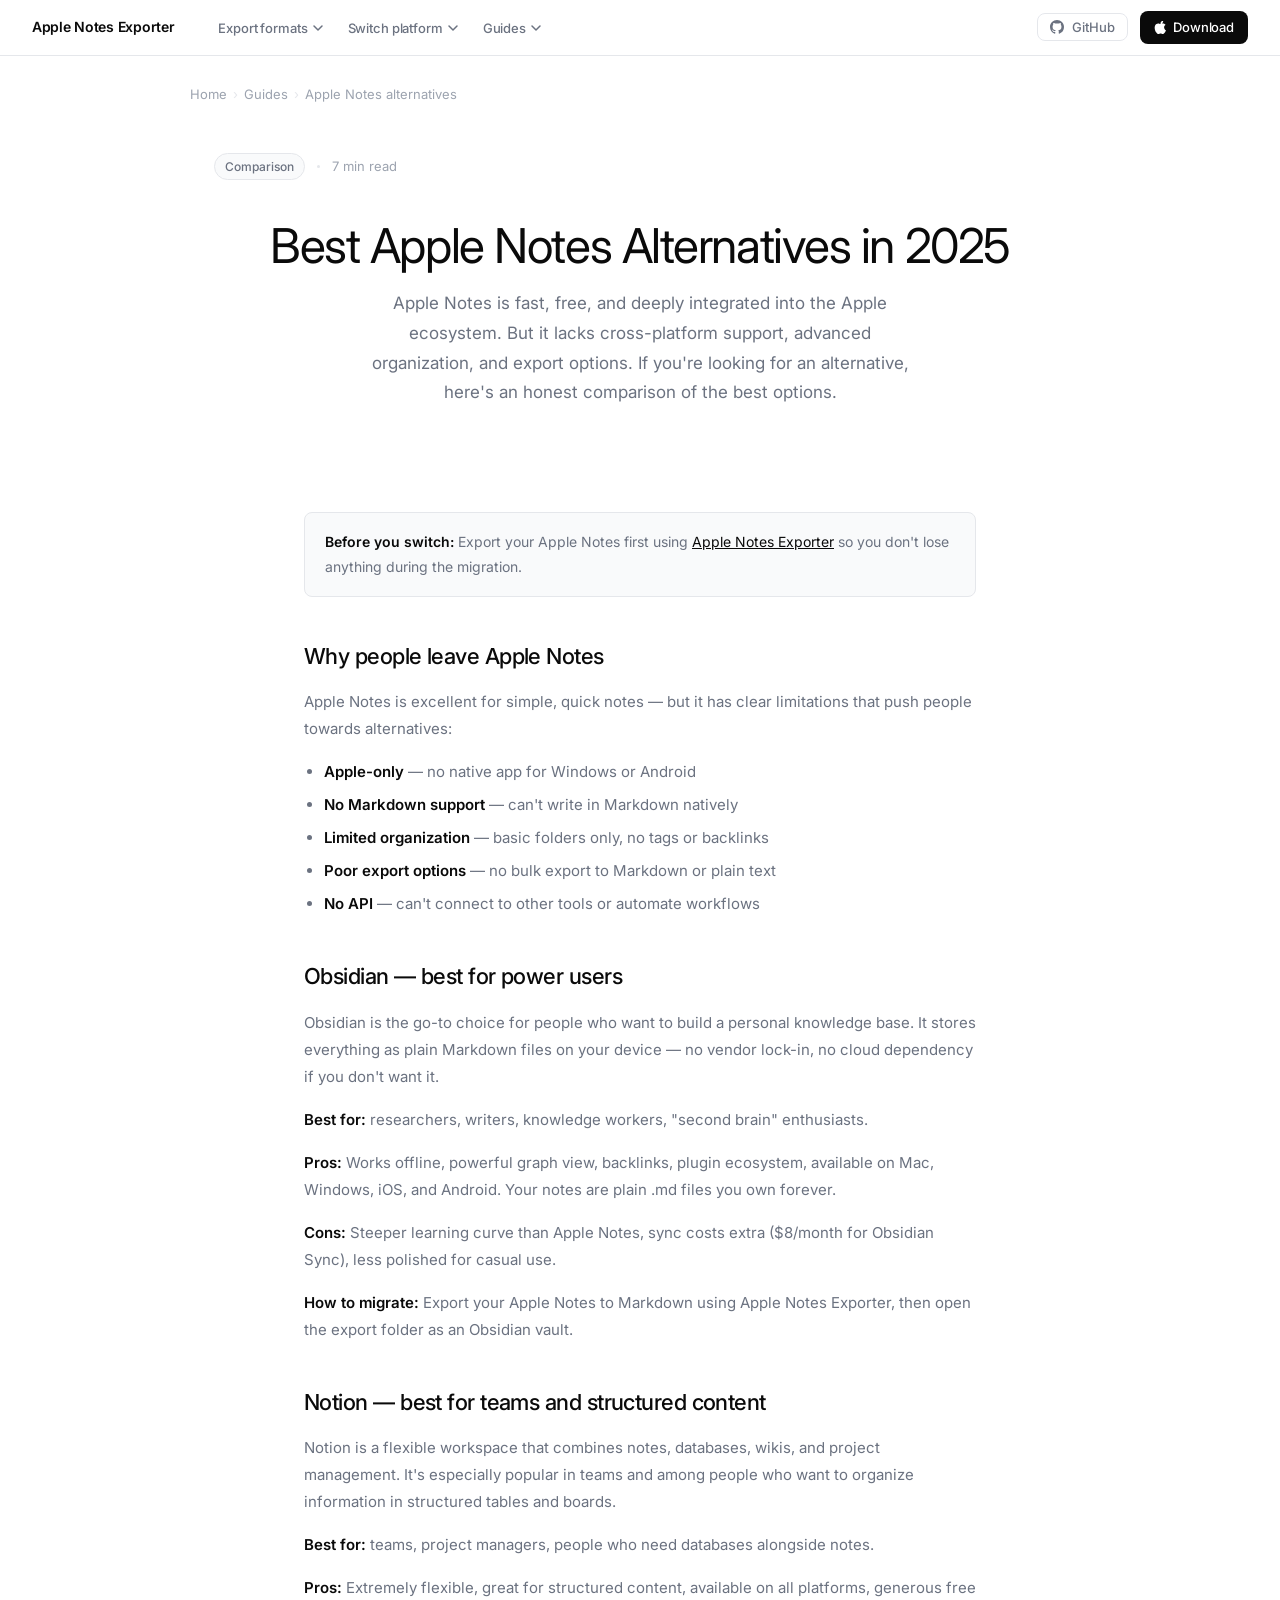
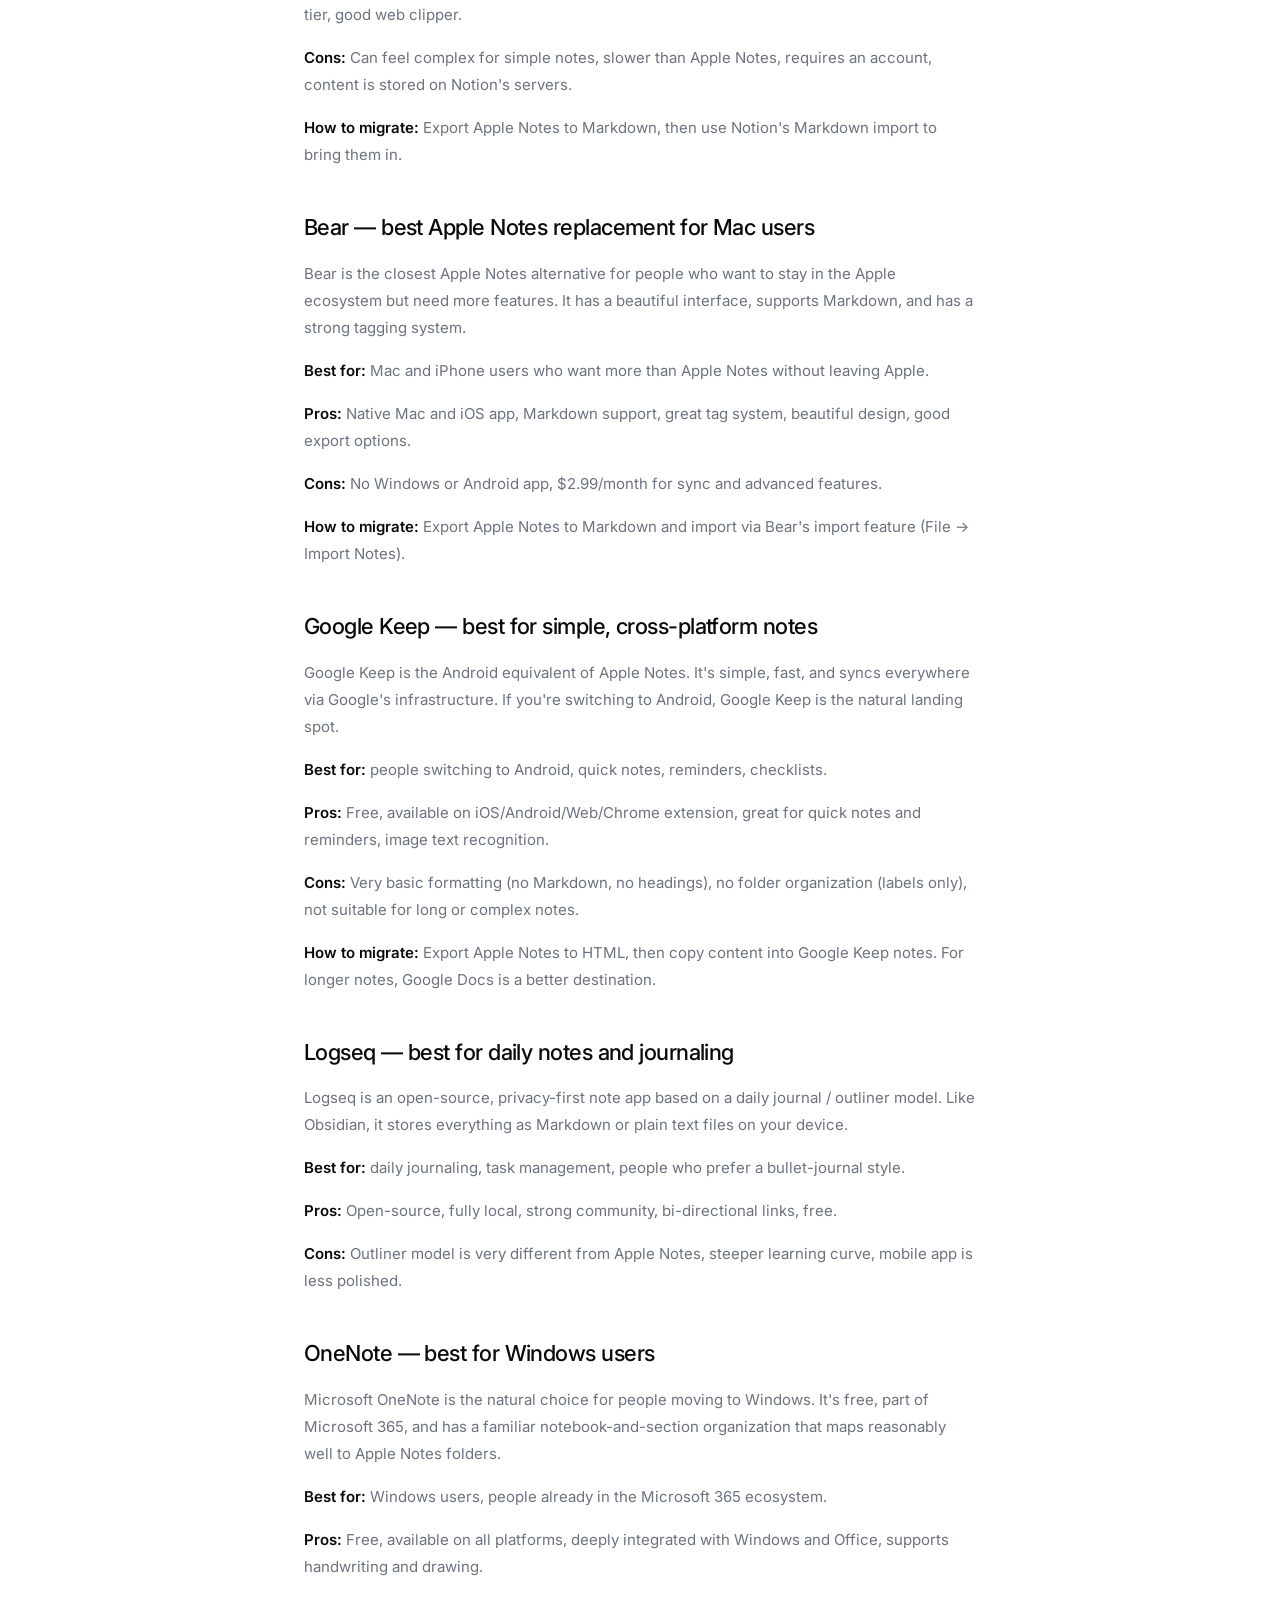
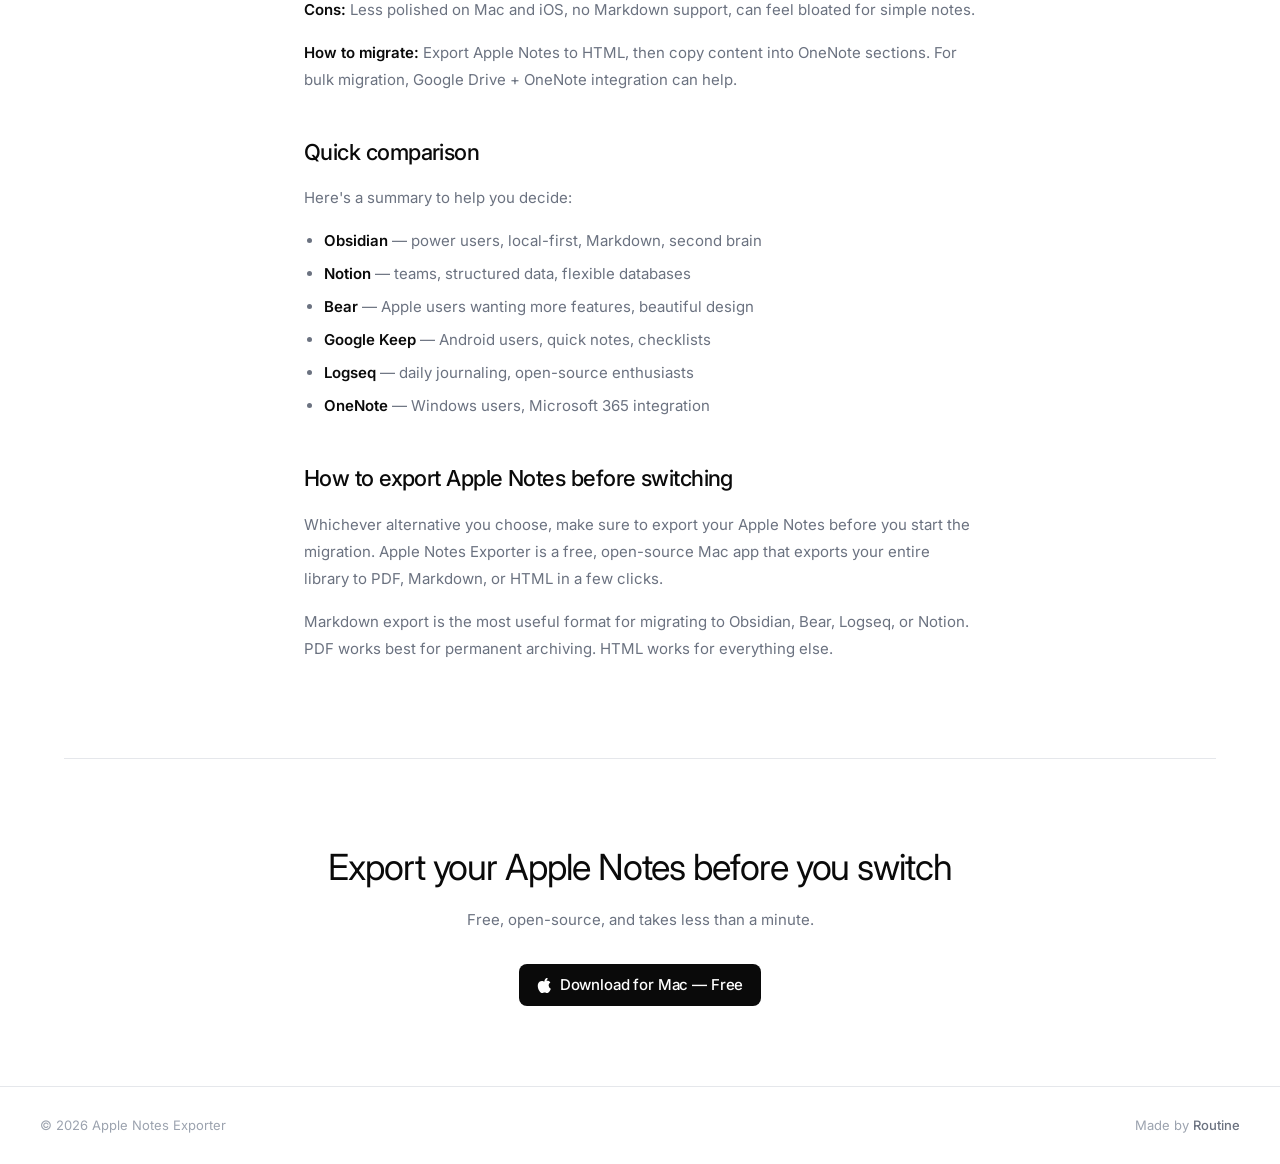
<file: pages/apple-notes-alternatives.html>
<!DOCTYPE html>
<html lang="en">
<head>
    <meta charset="UTF-8">
    <meta name="viewport" content="width=device-width, initial-scale=1.0">
    <title>Best Apple Notes Alternatives in 2025 — Obsidian, Notion, Bear & More</title>
    <meta name="description" content="Looking for an Apple Notes alternative? Compare Obsidian, Notion, Bear, Google Keep and more. Find the best note app for your needs and learn how to migrate your Apple Notes.">
    <link rel="canonical" href="https://apple-notes-exporter.com/pages/apple-notes-alternatives.html">
    <meta property="og:title" content="Best Apple Notes Alternatives in 2025">
    <meta property="og:description" content="Compare Obsidian, Notion, Bear, Google Keep and more. Find the best alternative to Apple Notes and learn how to migrate.">
    <meta property="og:type" content="article">
    <meta name="twitter:card" content="summary_large_image">
    <script type="application/ld+json">{"@context":"https://schema.org","@type":"Article","headline":"Best Apple Notes Alternatives in 2025","description":"Compare Obsidian, Notion, Bear, Google Keep and more as alternatives to Apple Notes.","author":{"@type":"Organization","name":"Routine"},"publisher":{"@type":"Organization","name":"Apple Notes Exporter"}}</script>
    <link rel="preconnect" href="https://fonts.googleapis.com">
    <link rel="preconnect" href="https://fonts.gstatic.com" crossorigin>
    <link rel="stylesheet" href="../styles.css">
</head>
<body>
    <script src="../nav.js"></script>
    <main>
        <nav class="breadcrumb" aria-label="Breadcrumb">
            <a href="/">Home</a>
            <span class="breadcrumb-sep">›</span>
            <a href="/pages/apple-notes-alternatives.html">Guides</a>
            <span class="breadcrumb-sep">›</span>
            <span>Apple Notes alternatives</span>
        </nav>

        <div class="inner-hero">
            <div class="article-meta">
                <span class="article-tag">Comparison</span>
                <span class="article-meta-dot"></span>
                <span>7 min read</span>
            </div>
            <h1>Best Apple Notes Alternatives in 2025</h1>
            <p class="lead">Apple Notes is fast, free, and deeply integrated into the Apple ecosystem. But it lacks cross-platform support, advanced organization, and export options. If you're looking for an alternative, here's an honest comparison of the best options.</p>
        </div>

        <div class="prose">
            <div class="note">
                <strong>Before you switch:</strong> Export your Apple Notes first using <a href="/">Apple Notes Exporter</a> so you don't lose anything during the migration.
            </div>

            <h2>Why people leave Apple Notes</h2>
            <p>Apple Notes is excellent for simple, quick notes — but it has clear limitations that push people towards alternatives:</p>
            <ul>
                <li><strong>Apple-only</strong> — no native app for Windows or Android</li>
                <li><strong>No Markdown support</strong> — can't write in Markdown natively</li>
                <li><strong>Limited organization</strong> — basic folders only, no tags or backlinks</li>
                <li><strong>Poor export options</strong> — no bulk export to Markdown or plain text</li>
                <li><strong>No API</strong> — can't connect to other tools or automate workflows</li>
            </ul>

            <h2>Obsidian — best for power users</h2>
            <p>Obsidian is the go-to choice for people who want to build a personal knowledge base. It stores everything as plain Markdown files on your device — no vendor lock-in, no cloud dependency if you don't want it.</p>
            <p><strong>Best for:</strong> researchers, writers, knowledge workers, "second brain" enthusiasts.</p>
            <p><strong>Pros:</strong> Works offline, powerful graph view, backlinks, plugin ecosystem, available on Mac, Windows, iOS, and Android. Your notes are plain .md files you own forever.</p>
            <p><strong>Cons:</strong> Steeper learning curve than Apple Notes, sync costs extra ($8/month for Obsidian Sync), less polished for casual use.</p>
            <p><strong>How to migrate:</strong> Export your Apple Notes to Markdown using Apple Notes Exporter, then open the export folder as an Obsidian vault.</p>

            <h2>Notion — best for teams and structured content</h2>
            <p>Notion is a flexible workspace that combines notes, databases, wikis, and project management. It's especially popular in teams and among people who want to organize information in structured tables and boards.</p>
            <p><strong>Best for:</strong> teams, project managers, people who need databases alongside notes.</p>
            <p><strong>Pros:</strong> Extremely flexible, great for structured content, available on all platforms, generous free tier, good web clipper.</p>
            <p><strong>Cons:</strong> Can feel complex for simple notes, slower than Apple Notes, requires an account, content is stored on Notion's servers.</p>
            <p><strong>How to migrate:</strong> Export Apple Notes to Markdown, then use Notion's Markdown import to bring them in.</p>

            <h2>Bear — best Apple Notes replacement for Mac users</h2>
            <p>Bear is the closest Apple Notes alternative for people who want to stay in the Apple ecosystem but need more features. It has a beautiful interface, supports Markdown, and has a strong tagging system.</p>
            <p><strong>Best for:</strong> Mac and iPhone users who want more than Apple Notes without leaving Apple.</p>
            <p><strong>Pros:</strong> Native Mac and iOS app, Markdown support, great tag system, beautiful design, good export options.</p>
            <p><strong>Cons:</strong> No Windows or Android app, $2.99/month for sync and advanced features.</p>
            <p><strong>How to migrate:</strong> Export Apple Notes to Markdown and import via Bear's import feature (File → Import Notes).</p>

            <h2>Google Keep — best for simple, cross-platform notes</h2>
            <p>Google Keep is the Android equivalent of Apple Notes. It's simple, fast, and syncs everywhere via Google's infrastructure. If you're switching to Android, Google Keep is the natural landing spot.</p>
            <p><strong>Best for:</strong> people switching to Android, quick notes, reminders, checklists.</p>
            <p><strong>Pros:</strong> Free, available on iOS/Android/Web/Chrome extension, great for quick notes and reminders, image text recognition.</p>
            <p><strong>Cons:</strong> Very basic formatting (no Markdown, no headings), no folder organization (labels only), not suitable for long or complex notes.</p>
            <p><strong>How to migrate:</strong> Export Apple Notes to HTML, then copy content into Google Keep notes. For longer notes, Google Docs is a better destination.</p>

            <h2>Logseq — best for daily notes and journaling</h2>
            <p>Logseq is an open-source, privacy-first note app based on a daily journal / outliner model. Like Obsidian, it stores everything as Markdown or plain text files on your device.</p>
            <p><strong>Best for:</strong> daily journaling, task management, people who prefer a bullet-journal style.</p>
            <p><strong>Pros:</strong> Open-source, fully local, strong community, bi-directional links, free.</p>
            <p><strong>Cons:</strong> Outliner model is very different from Apple Notes, steeper learning curve, mobile app is less polished.</p>

            <h2>OneNote — best for Windows users</h2>
            <p>Microsoft OneNote is the natural choice for people moving to Windows. It's free, part of Microsoft 365, and has a familiar notebook-and-section organization that maps reasonably well to Apple Notes folders.</p>
            <p><strong>Best for:</strong> Windows users, people already in the Microsoft 365 ecosystem.</p>
            <p><strong>Pros:</strong> Free, available on all platforms, deeply integrated with Windows and Office, supports handwriting and drawing.</p>
            <p><strong>Cons:</strong> Less polished on Mac and iOS, no Markdown support, can feel bloated for simple notes.</p>
            <p><strong>How to migrate:</strong> Export Apple Notes to HTML, then copy content into OneNote sections. For bulk migration, Google Drive + OneNote integration can help.</p>

            <h2>Quick comparison</h2>
            <p>Here's a summary to help you decide:</p>
            <ul>
                <li><strong>Obsidian</strong> — power users, local-first, Markdown, second brain</li>
                <li><strong>Notion</strong> — teams, structured data, flexible databases</li>
                <li><strong>Bear</strong> — Apple users wanting more features, beautiful design</li>
                <li><strong>Google Keep</strong> — Android users, quick notes, checklists</li>
                <li><strong>Logseq</strong> — daily journaling, open-source enthusiasts</li>
                <li><strong>OneNote</strong> — Windows users, Microsoft 365 integration</li>
            </ul>

            <h2>How to export Apple Notes before switching</h2>
            <p>Whichever alternative you choose, make sure to export your Apple Notes before you start the migration. Apple Notes Exporter is a free, open-source Mac app that exports your entire library to PDF, Markdown, or HTML in a few clicks.</p>
            <p>Markdown export is the most useful format for migrating to Obsidian, Bear, Logseq, or Notion. PDF works best for permanent archiving. HTML works for everything else.</p>
        </div>

        <div class="cta-bottom">
            <h2>Export your Apple Notes before you switch</h2>
            <p>Free, open-source, and takes less than a minute.</p>
            <div class="download-buttons">
                <a href="https://github.com/routineco/apple-notes-exporter/releases/download/1.0.0/Apple.Notes.Exporter-1.0.0-arm64.dmg" class="download-button">
                    <img src="../assets/icons/macos.svg" alt="" width="15" height="15">
                    Download for Mac — Free
                </a>
            </div>
        </div>
    </main>
    <footer>
        <div class="footer-content">
            <p class="copyright">&copy; <script>document.write(new Date().getFullYear())</script> Apple Notes Exporter</p>
            <p class="credits">Made by <a href="https://routine.co" target="_blank" rel="noopener noreferrer">Routine</a></p>
        </div>
    </footer>
</body>
</html>
</file>
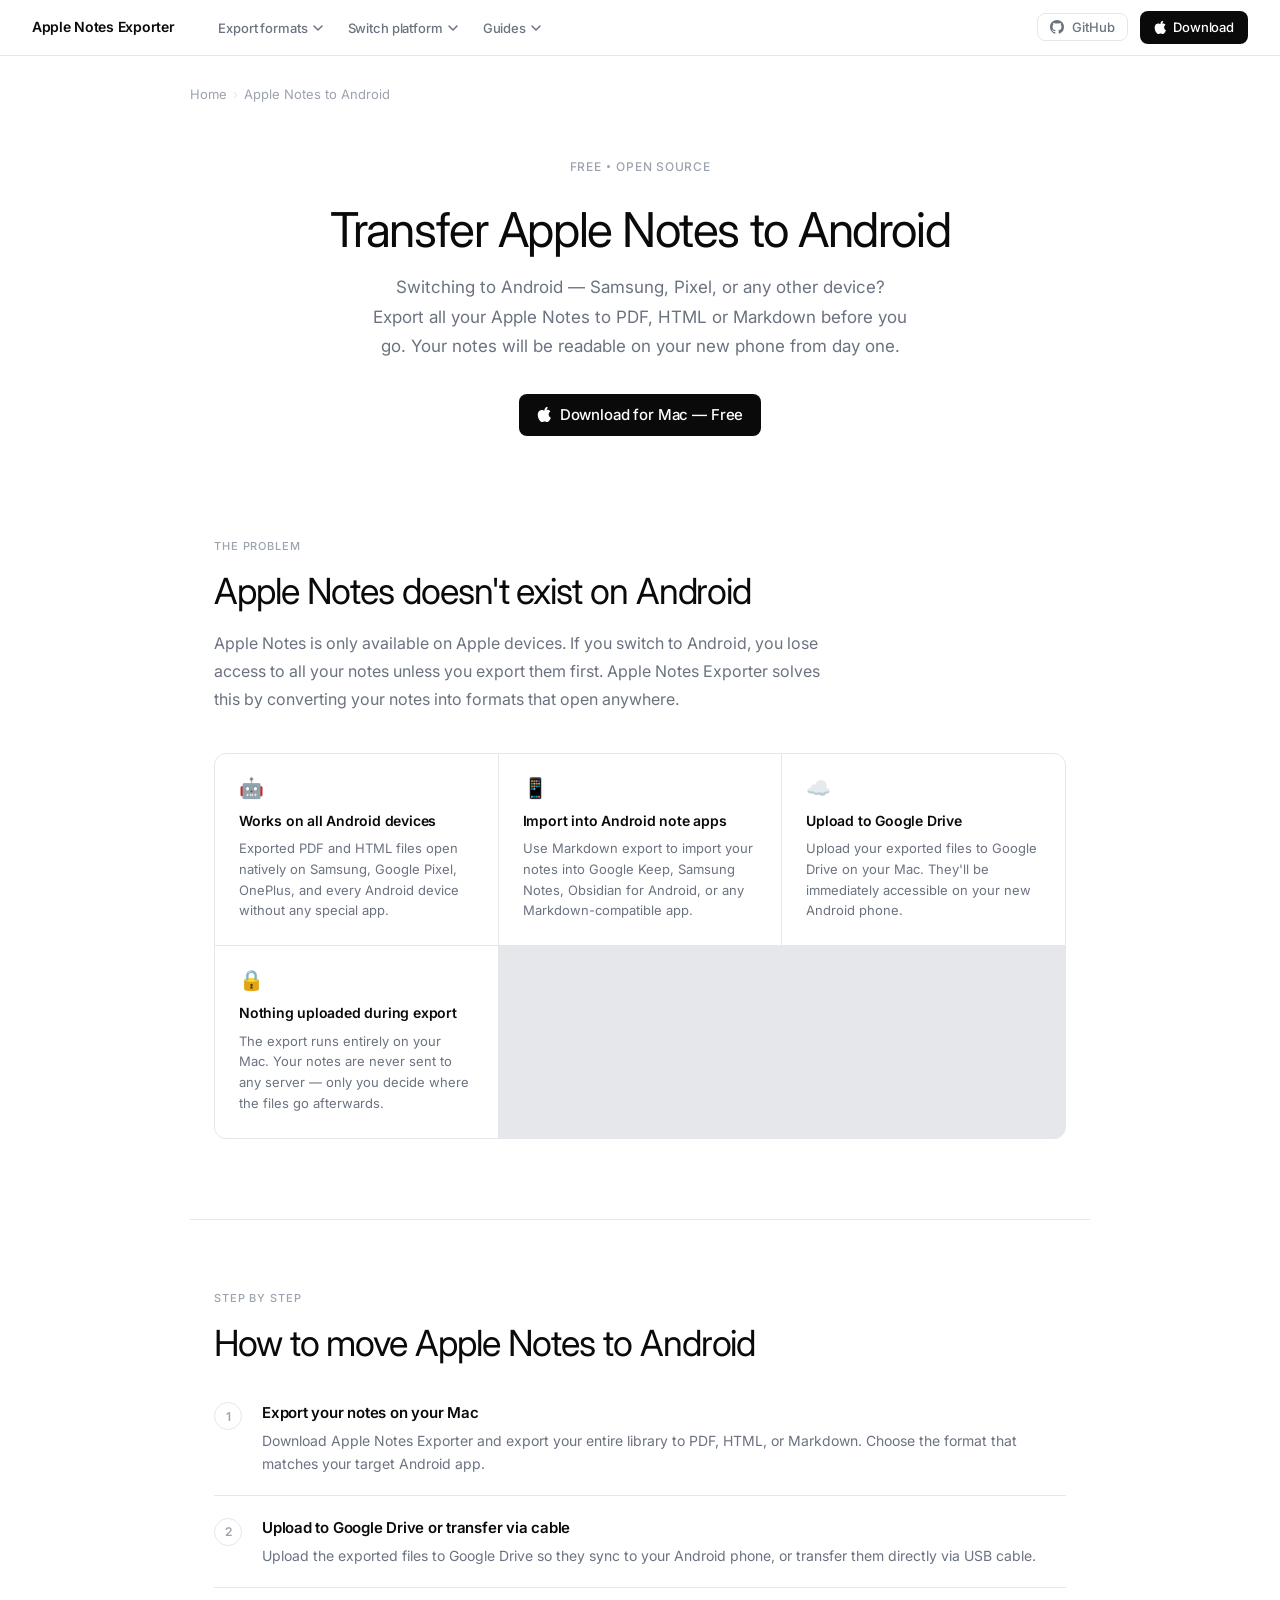
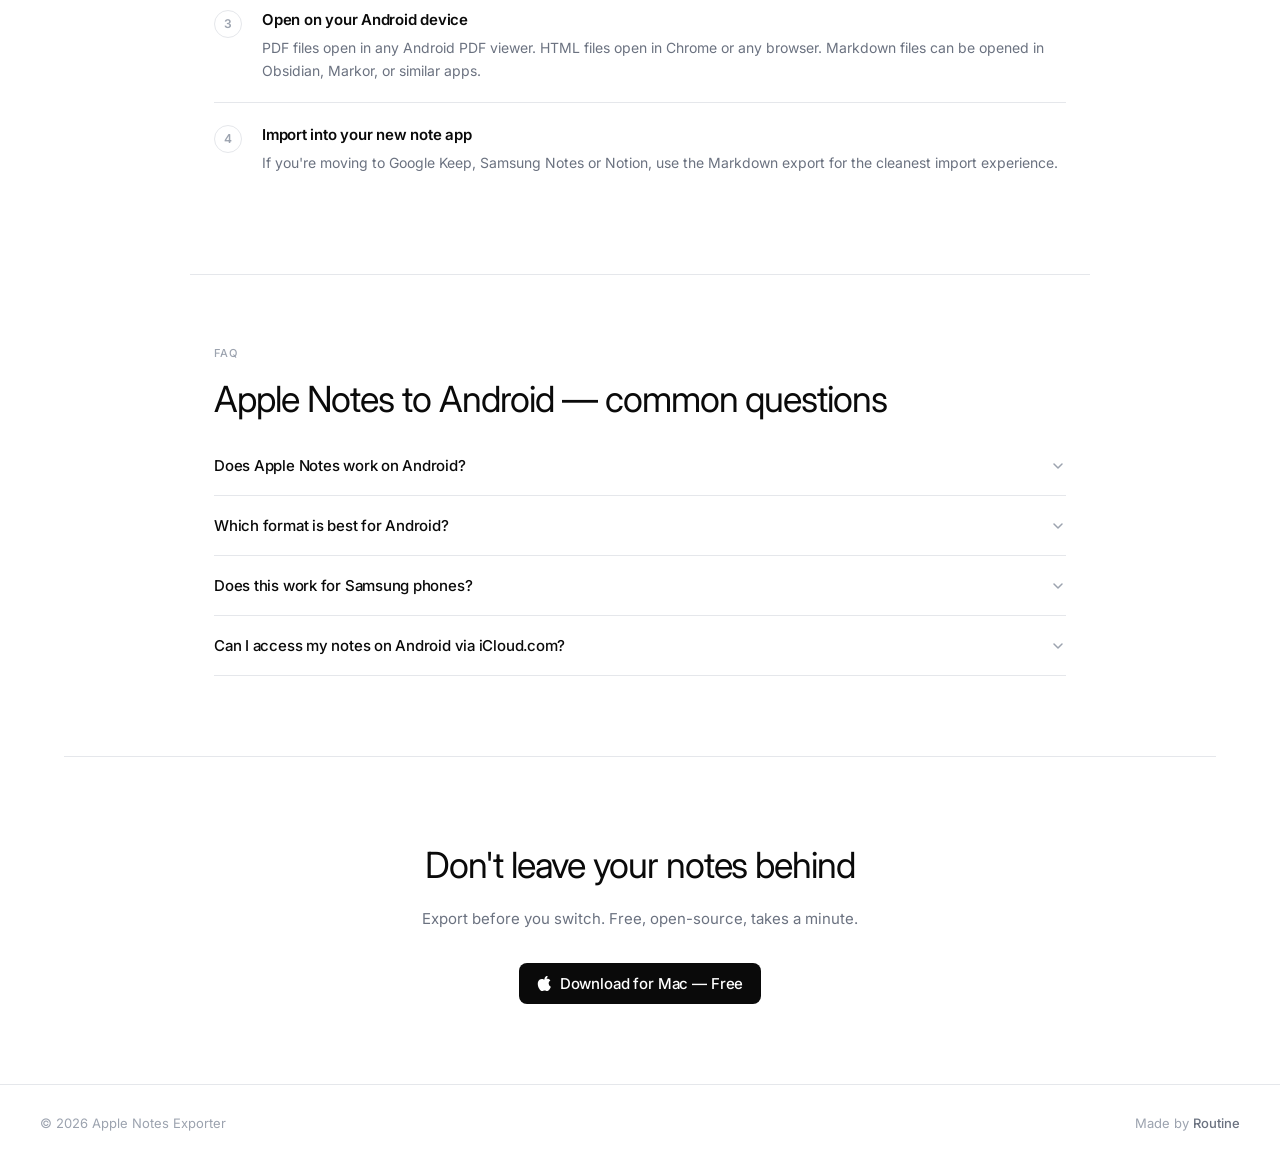
<file: pages/apple-notes-to-android.html>
<!DOCTYPE html>
<html lang="en">
<head>
    <meta charset="UTF-8">
    <meta name="viewport" content="width=device-width, initial-scale=1.0">
    <title>Apple Notes to Android — Transfer Notes When Switching</title>
    <meta name="description" content="Switching to Android? Export your Apple Notes to PDF, HTML or Markdown before you leave. Open-source free Mac tool. Works with Samsung, Google Pixel, and all Android devices.">
    <link rel="canonical" href="https://apple-notes-exporter.com/pages/apple-notes-to-android.html">
    <meta property="og:title" content="Apple Notes to Android — Transfer Notes When Switching">
    <meta property="og:description" content="Don't lose your Apple Notes when switching to Android. Export them as PDF, HTML or Markdown and access them on any Android device.">
    <meta property="og:type" content="website">
    <meta name="twitter:card" content="summary_large_image">
    <link rel="preconnect" href="https://fonts.googleapis.com">
    <link rel="preconnect" href="https://fonts.gstatic.com" crossorigin>
    <link rel="stylesheet" href="../styles.css">
</head>
<body>
    <script src="../nav.js"></script>
    <main>
        <nav class="breadcrumb" aria-label="Breadcrumb">
            <a href="/">Home</a>
            <span class="breadcrumb-sep">›</span>
            <span>Apple Notes to Android</span>
        </nav>
        <div class="inner-hero">
            <p class="hero-eyebrow">Free <span class="hero-eyebrow-dot"></span> Open Source</p>
            <h1>Transfer Apple Notes to Android</h1>
            <p class="lead">Switching to Android — Samsung, Pixel, or any other device? Export all your Apple Notes to PDF, HTML or Markdown before you go. Your notes will be readable on your new phone from day one.</p>
            <div class="download-buttons">
                <a href="https://github.com/routineco/apple-notes-exporter/releases/download/1.0.0/Apple.Notes.Exporter-1.0.0-arm64.dmg" class="download-button">
                    <img src="../assets/icons/macos.svg" alt="macOS" width="14" height="14">
                    Download for Mac — Free
                </a>
            </div>
        </div>

        <section class="seo-section">
            <p class="section-label">The problem</p>
            <h2>Apple Notes doesn't exist on Android</h2>
            <p class="lead">Apple Notes is only available on Apple devices. If you switch to Android, you lose access to all your notes unless you export them first. Apple Notes Exporter solves this by converting your notes into formats that open anywhere.</p>
            <div class="usecases-grid">
                <div class="usecase-card">
                    <span class="usecase-icon">🤖</span>
                    <h3>Works on all Android devices</h3>
                    <p>Exported PDF and HTML files open natively on Samsung, Google Pixel, OnePlus, and every Android device without any special app.</p>
                </div>
                <div class="usecase-card">
                    <span class="usecase-icon">📱</span>
                    <h3>Import into Android note apps</h3>
                    <p>Use Markdown export to import your notes into Google Keep, Samsung Notes, Obsidian for Android, or any Markdown-compatible app.</p>
                </div>
                <div class="usecase-card">
                    <span class="usecase-icon">☁️</span>
                    <h3>Upload to Google Drive</h3>
                    <p>Upload your exported files to Google Drive on your Mac. They'll be immediately accessible on your new Android phone.</p>
                </div>
                <div class="usecase-card">
                    <span class="usecase-icon">🔒</span>
                    <h3>Nothing uploaded during export</h3>
                    <p>The export runs entirely on your Mac. Your notes are never sent to any server — only you decide where the files go afterwards.</p>
                </div>
            </div>
        </section>

        <section class="seo-section">
            <p class="section-label">Step by step</p>
            <h2>How to move Apple Notes to Android</h2>
            <div class="steps-list">
                <div class="step-item"><div class="step-number">1</div><div class="step-content"><h3>Export your notes on your Mac</h3><p>Download Apple Notes Exporter and export your entire library to PDF, HTML, or Markdown. Choose the format that matches your target Android app.</p></div></div>
                <div class="step-item"><div class="step-number">2</div><div class="step-content"><h3>Upload to Google Drive or transfer via cable</h3><p>Upload the exported files to Google Drive so they sync to your Android phone, or transfer them directly via USB cable.</p></div></div>
                <div class="step-item"><div class="step-number">3</div><div class="step-content"><h3>Open on your Android device</h3><p>PDF files open in any Android PDF viewer. HTML files open in Chrome or any browser. Markdown files can be opened in Obsidian, Markor, or similar apps.</p></div></div>
                <div class="step-item"><div class="step-number">4</div><div class="step-content"><h3>Import into your new note app</h3><p>If you're moving to Google Keep, Samsung Notes or Notion, use the Markdown export for the cleanest import experience.</p></div></div>
            </div>
        </section>

        <section class="seo-section" id="faq">
            <p class="section-label">FAQ</p>
            <h2>Apple Notes to Android — common questions</h2>
            <div class="faq-list">
                <div class="faq-item"><button class="faq-question" aria-expanded="false"><span>Does Apple Notes work on Android?</span><svg class="faq-chevron" viewBox="0 0 16 16" fill="none" stroke="currentColor" stroke-width="1.5"><path d="M4 6l4 4 4-4" stroke-linecap="round" stroke-linejoin="round"/></svg></button><div class="faq-answer">No. Apple Notes is only available on iPhone, iPad, and Mac. There is no official Apple Notes app for Android. That's why exporting your notes before switching is essential.</div></div>
                <div class="faq-item"><button class="faq-question" aria-expanded="false"><span>Which format is best for Android?</span><svg class="faq-chevron" viewBox="0 0 16 16" fill="none" stroke="currentColor" stroke-width="1.5"><path d="M4 6l4 4 4-4" stroke-linecap="round" stroke-linejoin="round"/></svg></button><div class="faq-answer">For the broadest compatibility, PDF is the easiest — every Android device can open PDFs. For active use and editing on Android, Markdown works best when paired with an app like Obsidian or Markor.</div></div>
                <div class="faq-item"><button class="faq-question" aria-expanded="false"><span>Does this work for Samsung phones?</span><svg class="faq-chevron" viewBox="0 0 16 16" fill="none" stroke="currentColor" stroke-width="1.5"><path d="M4 6l4 4 4-4" stroke-linecap="round" stroke-linejoin="round"/></svg></button><div class="faq-answer">Yes. The exported files (PDF, HTML, Markdown) are standard formats that open on any Samsung device. You can also import Markdown files into Samsung Notes if you prefer staying in that app.</div></div>
                <div class="faq-item"><button class="faq-question" aria-expanded="false"><span>Can I access my notes on Android via iCloud.com?</span><svg class="faq-chevron" viewBox="0 0 16 16" fill="none" stroke="currentColor" stroke-width="1.5"><path d="M4 6l4 4 4-4" stroke-linecap="round" stroke-linejoin="round"/></svg></button><div class="faq-answer">You can access iCloud.com in a browser on Android, and your notes are viewable there. However, the experience is limited and you can't edit comfortably. Exporting gives you proper local files that work in any app.</div></div>
            </div>
        </section>

        <div class="cta-bottom">
            <h2>Don't leave your notes behind</h2>
            <p>Export before you switch. Free, open-source, takes a minute.</p>
            <div class="download-buttons">
                <a href="https://github.com/routineco/apple-notes-exporter/releases/download/1.0.0/Apple.Notes.Exporter-1.0.0-arm64.dmg" class="download-button">
                    <img src="../assets/icons/macos.svg" alt="" width="15" height="15">
                    Download for Mac — Free
                </a>
            </div>
        </div>
    </main>
    <footer>
        <div class="footer-content">
            <p class="copyright">&copy; <script>document.write(new Date().getFullYear())</script> Apple Notes Exporter</p>
            <p class="credits">Made by <a href="https://routine.co" target="_blank" rel="noopener noreferrer">Routine</a></p>
        </div>
    </footer>
</body>
</html>
</file>
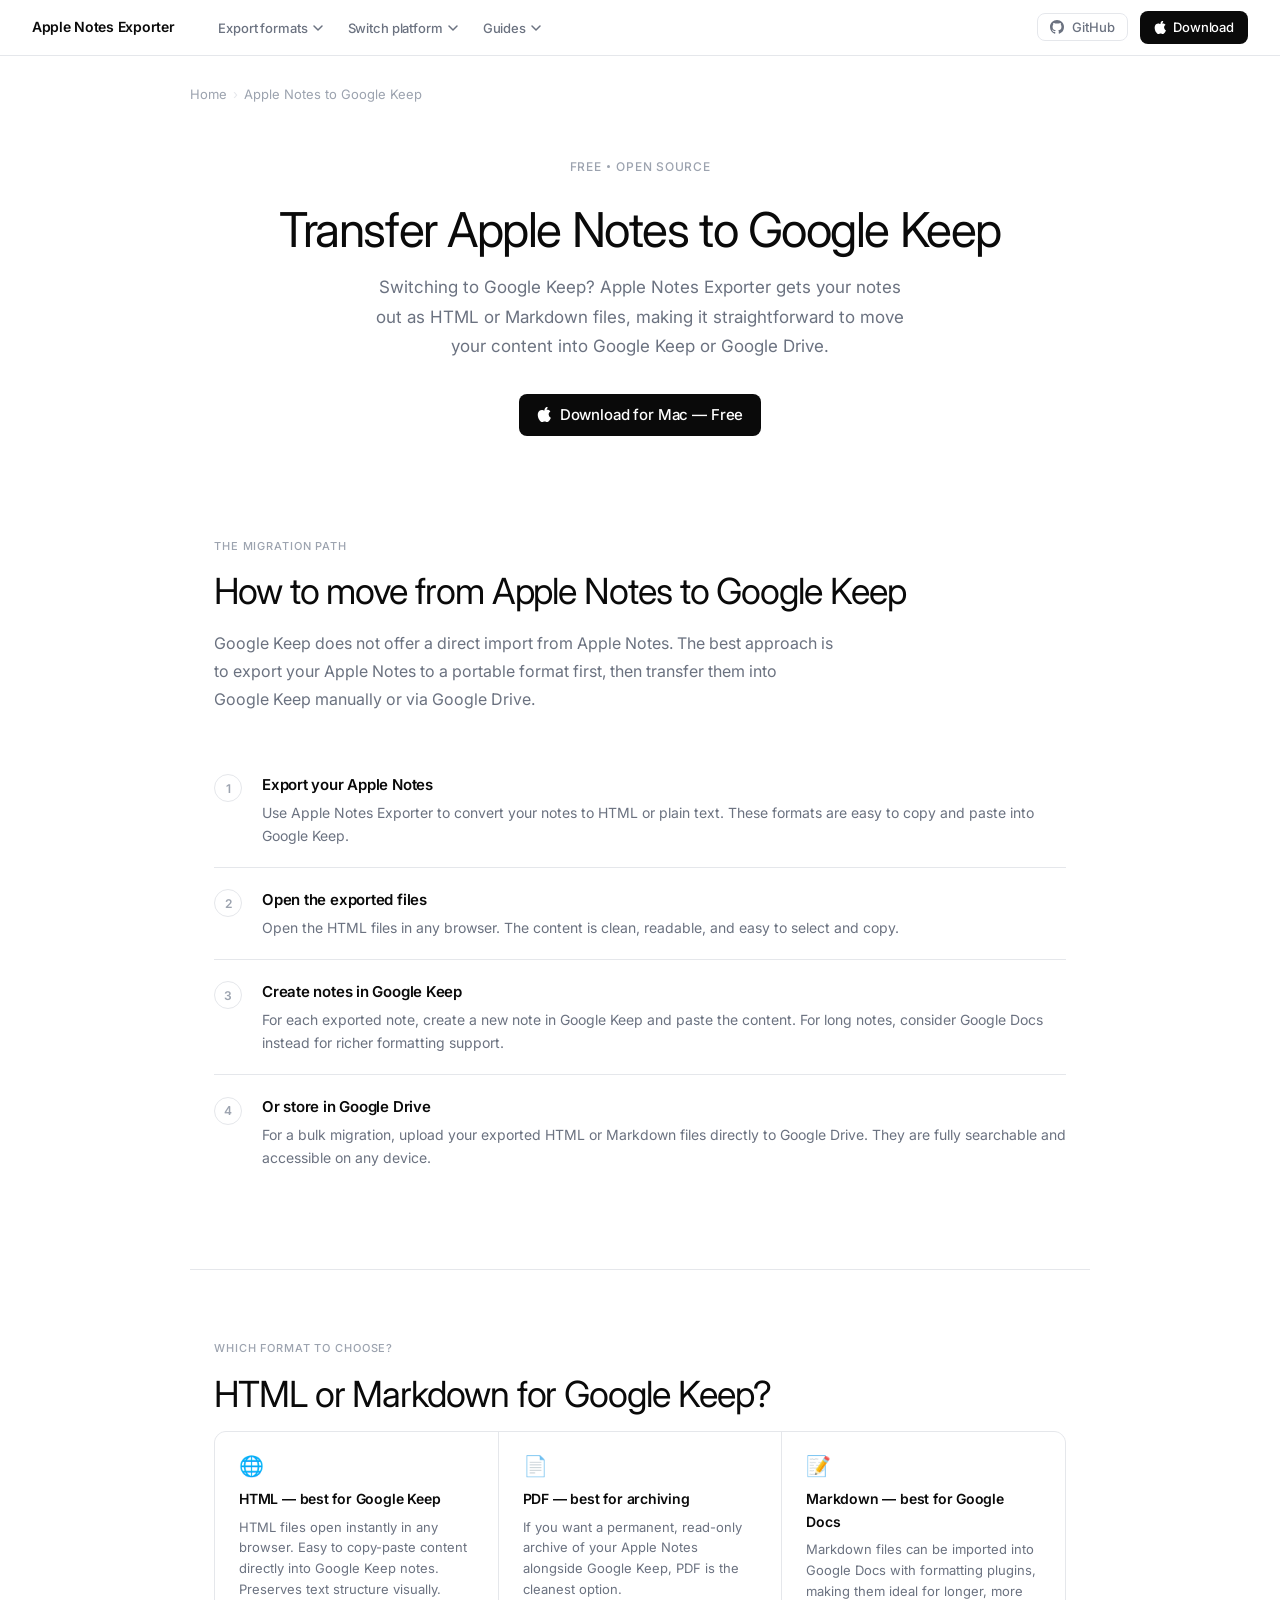
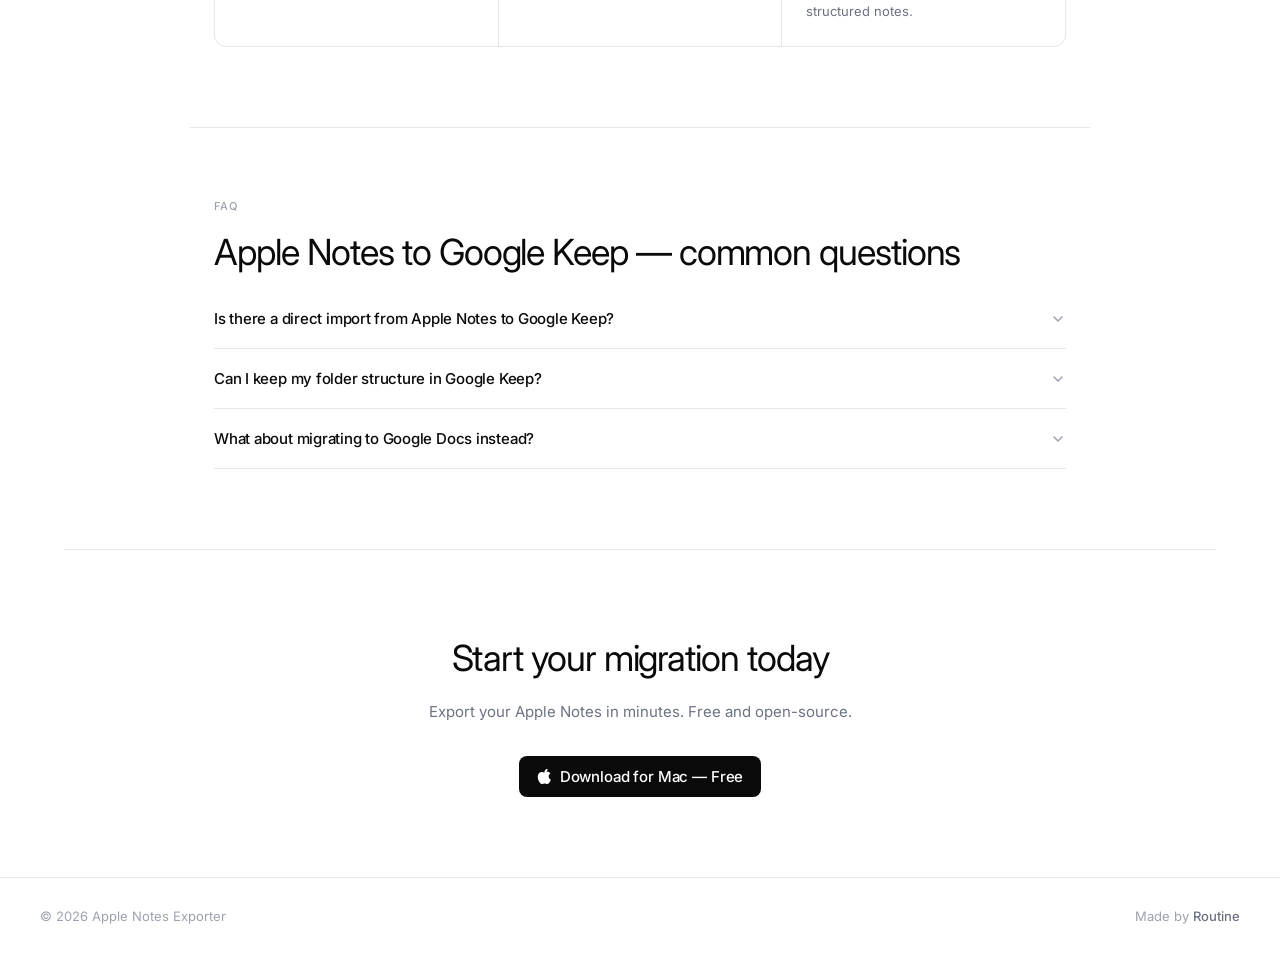
<file: pages/apple-notes-to-google-keep.html>
<!DOCTYPE html>
<html lang="en">
<head>
    <meta charset="UTF-8">
    <meta name="viewport" content="width=device-width, initial-scale=1.0">
    <title>Apple Notes to Google Keep — How to Transfer Your Notes</title>
    <meta name="description" content="Learn how to transfer Apple Notes to Google Keep for free. Export your Apple Notes as HTML or Markdown and import them into Google Keep or Google Drive.">
    <link rel="canonical" href="https://apple-notes-exporter.com/pages/apple-notes-to-google-keep.html">
    <meta property="og:title" content="Apple Notes to Google Keep — Free Transfer Guide">
    <meta property="og:description" content="Transfer your Apple Notes to Google Keep. Export to HTML or Markdown and migrate your notes in minutes.">
    <meta property="og:type" content="website">
    <meta name="twitter:card" content="summary_large_image">
    <link rel="preconnect" href="https://fonts.googleapis.com">
    <link rel="preconnect" href="https://fonts.gstatic.com" crossorigin>
    <link rel="stylesheet" href="../styles.css">
</head>
<body>
    <script src="../nav.js"></script>
    <main>
        <nav class="breadcrumb" aria-label="Breadcrumb">
            <a href="/">Home</a>
            <span class="breadcrumb-sep">›</span>
            <span>Apple Notes to Google Keep</span>
        </nav>
        <div class="inner-hero">
            <p class="hero-eyebrow">Free <span class="hero-eyebrow-dot"></span> Open Source</p>
            <h1>Transfer Apple Notes to Google Keep</h1>
            <p class="lead">Switching to Google Keep? Apple Notes Exporter gets your notes out as HTML or Markdown files, making it straightforward to move your content into Google Keep or Google Drive.</p>
            <div class="download-buttons">
                <a href="https://github.com/routineco/apple-notes-exporter/releases/download/1.0.0/Apple.Notes.Exporter-1.0.0-arm64.dmg" class="download-button">
                    <img src="../assets/icons/macos.svg" alt="macOS" width="14" height="14">
                    Download for Mac — Free
                </a>
            </div>
        </div>

        <section class="seo-section">
            <p class="section-label">The migration path</p>
            <h2>How to move from Apple Notes to Google Keep</h2>
            <p class="lead">Google Keep does not offer a direct import from Apple Notes. The best approach is to export your Apple Notes to a portable format first, then transfer them into Google Keep manually or via Google Drive.</p>
            <div class="steps-list">
                <div class="step-item"><div class="step-number">1</div><div class="step-content"><h3>Export your Apple Notes</h3><p>Use Apple Notes Exporter to convert your notes to HTML or plain text. These formats are easy to copy and paste into Google Keep.</p></div></div>
                <div class="step-item"><div class="step-number">2</div><div class="step-content"><h3>Open the exported files</h3><p>Open the HTML files in any browser. The content is clean, readable, and easy to select and copy.</p></div></div>
                <div class="step-item"><div class="step-number">3</div><div class="step-content"><h3>Create notes in Google Keep</h3><p>For each exported note, create a new note in Google Keep and paste the content. For long notes, consider Google Docs instead for richer formatting support.</p></div></div>
                <div class="step-item"><div class="step-number">4</div><div class="step-content"><h3>Or store in Google Drive</h3><p>For a bulk migration, upload your exported HTML or Markdown files directly to Google Drive. They are fully searchable and accessible on any device.</p></div></div>
            </div>
        </section>

        <section class="seo-section">
            <p class="section-label">Which format to choose?</p>
            <h2>HTML or Markdown for Google Keep?</h2>
            <div class="usecases-grid">
                <div class="usecase-card">
                    <span class="usecase-icon">🌐</span>
                    <h3>HTML — best for Google Keep</h3>
                    <p>HTML files open instantly in any browser. Easy to copy-paste content directly into Google Keep notes. Preserves text structure visually.</p>
                </div>
                <div class="usecase-card">
                    <span class="usecase-icon">📄</span>
                    <h3>PDF — best for archiving</h3>
                    <p>If you want a permanent, read-only archive of your Apple Notes alongside Google Keep, PDF is the cleanest option.</p>
                </div>
                <div class="usecase-card">
                    <span class="usecase-icon">📝</span>
                    <h3>Markdown — best for Google Docs</h3>
                    <p>Markdown files can be imported into Google Docs with formatting plugins, making them ideal for longer, more structured notes.</p>
                </div>
            </div>
        </section>

        <section class="seo-section" id="faq">
            <p class="section-label">FAQ</p>
            <h2>Apple Notes to Google Keep — common questions</h2>
            <div class="faq-list">
                <div class="faq-item"><button class="faq-question" aria-expanded="false"><span>Is there a direct import from Apple Notes to Google Keep?</span><svg class="faq-chevron" viewBox="0 0 16 16" fill="none" stroke="currentColor" stroke-width="1.5"><path d="M4 6l4 4 4-4" stroke-linecap="round" stroke-linejoin="round"/></svg></button><div class="faq-answer">No. Neither Apple nor Google offers a direct migration path between the two apps. The recommended approach is to export from Apple Notes to a portable format (HTML, Markdown, or PDF) and then move that content into Google Keep.</div></div>
                <div class="faq-item"><button class="faq-question" aria-expanded="false"><span>Can I keep my folder structure in Google Keep?</span><svg class="faq-chevron" viewBox="0 0 16 16" fill="none" stroke="currentColor" stroke-width="1.5"><path d="M4 6l4 4 4-4" stroke-linecap="round" stroke-linejoin="round"/></svg></button><div class="faq-answer">Google Keep uses labels instead of folders. When migrating, you can use your Apple Notes folder names as Google Keep labels to maintain a similar organization.</div></div>
                <div class="faq-item"><button class="faq-question" aria-expanded="false"><span>What about migrating to Google Docs instead?</span><svg class="faq-chevron" viewBox="0 0 16 16" fill="none" stroke="currentColor" stroke-width="1.5"><path d="M4 6l4 4 4-4" stroke-linecap="round" stroke-linejoin="round"/></svg></button><div class="faq-answer">For longer, formatted notes, Google Docs is a better destination than Google Keep. You can upload exported HTML files to Google Drive and convert them to Google Docs format automatically.</div></div>
            </div>
        </section>

        <div class="cta-bottom">
            <h2>Start your migration today</h2>
            <p>Export your Apple Notes in minutes. Free and open-source.</p>
            <div class="download-buttons">
                <a href="https://github.com/routineco/apple-notes-exporter/releases/download/1.0.0/Apple.Notes.Exporter-1.0.0-arm64.dmg" class="download-button">
                    <img src="../assets/icons/macos.svg" alt="" width="15" height="15">
                    Download for Mac — Free
                </a>
            </div>
        </div>
    </main>
    <footer>
        <div class="footer-content">
            <p class="copyright">&copy; <script>document.write(new Date().getFullYear())</script> Apple Notes Exporter</p>
            <p class="credits">Made by <a href="https://routine.co" target="_blank" rel="noopener noreferrer">Routine</a></p>
        </div>
    </footer>
</body>
</html>
</file>
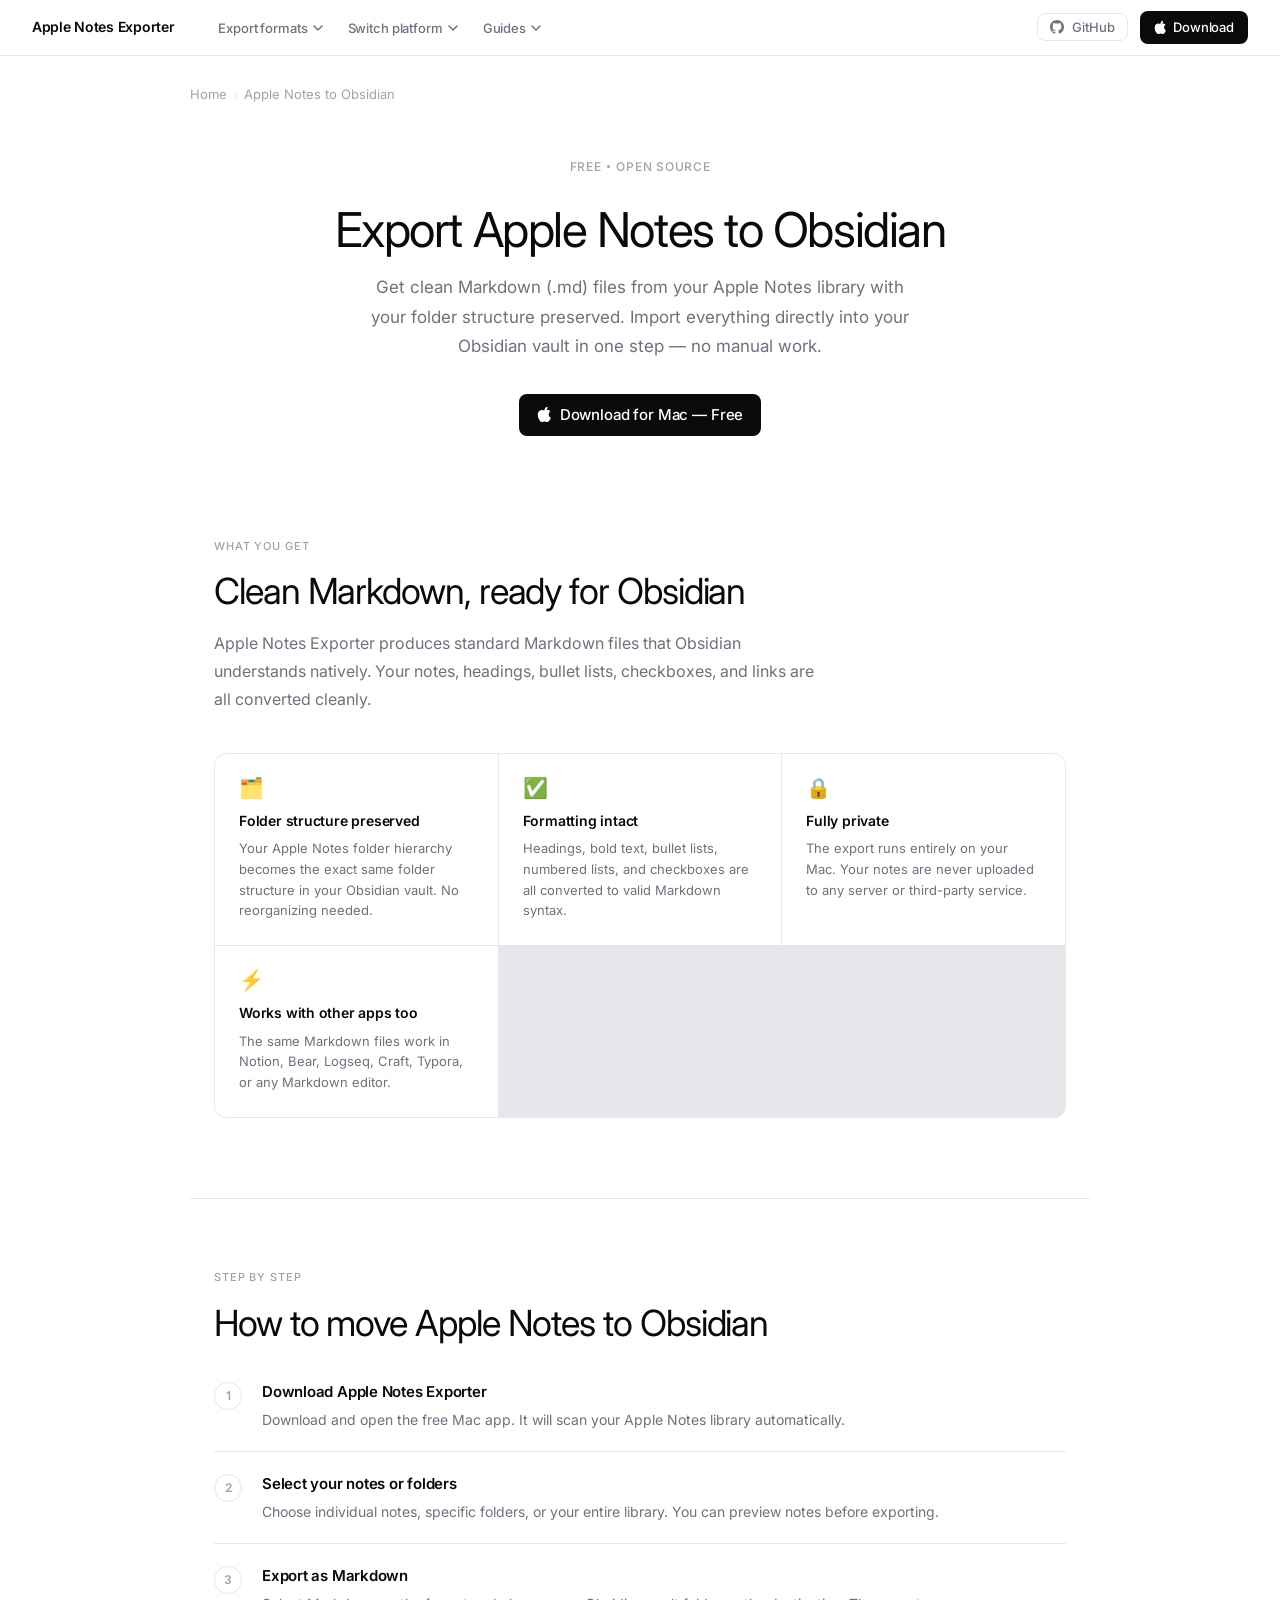
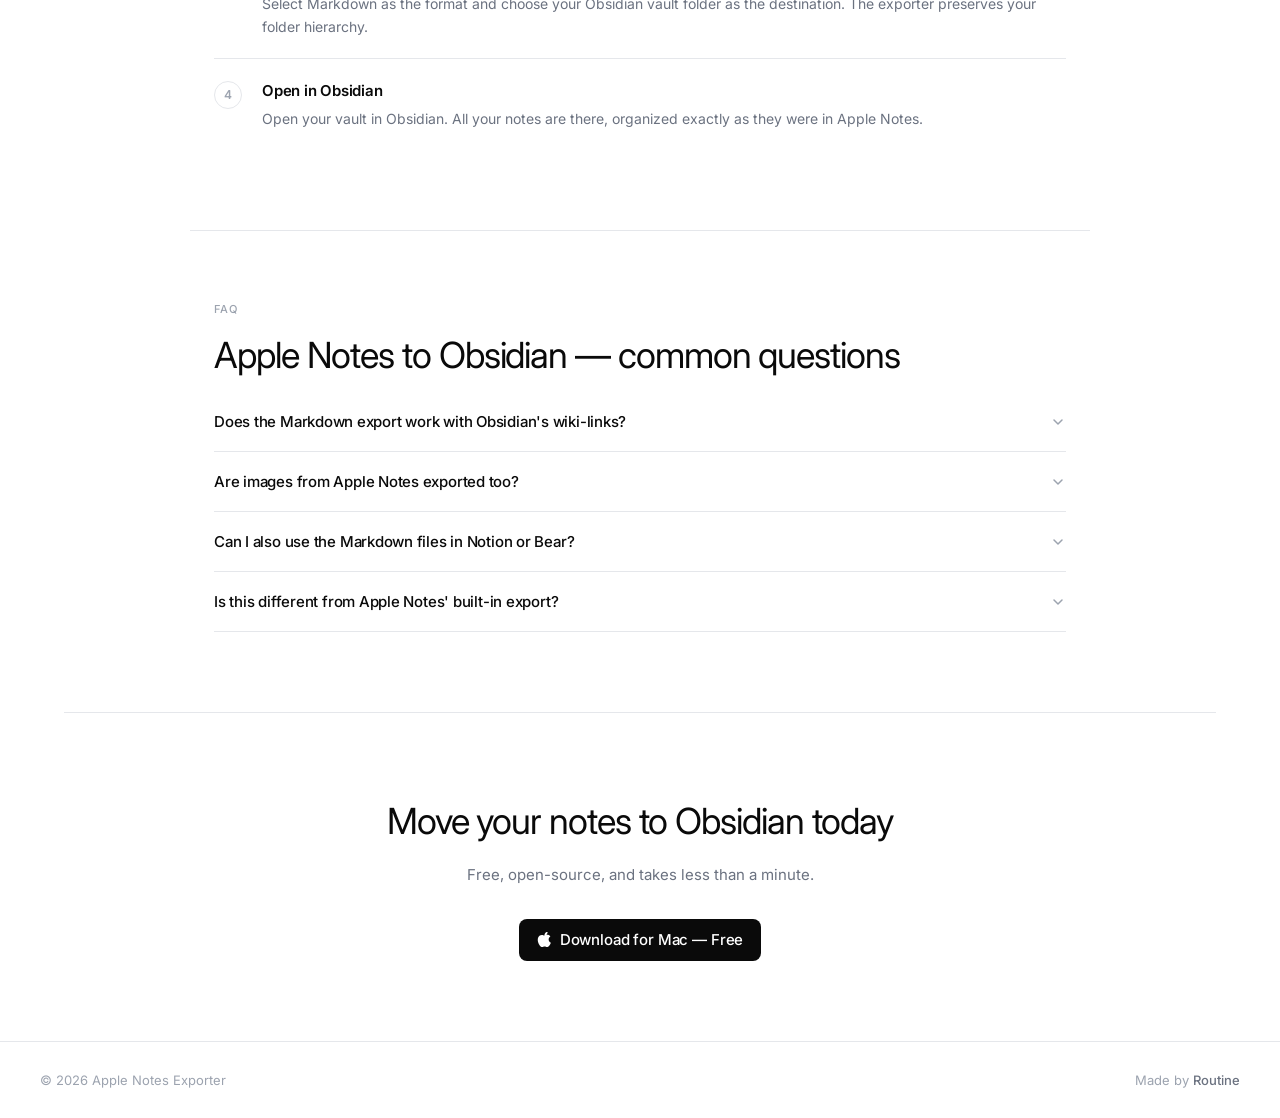
<file: pages/apple-notes-to-obsidian.html>
<!DOCTYPE html>
<html lang="en">
<head>
    <meta charset="UTF-8">
    <meta name="viewport" content="width=device-width, initial-scale=1.0">
    <title>Apple Notes to Obsidian — Free Markdown Export for Mac</title>
    <meta name="description" content="Export Apple Notes to Obsidian for free. Get clean Markdown files with your folder structure preserved and import them into your Obsidian vault in one step.">
    <link rel="canonical" href="https://apple-notes-exporter.com/pages/apple-notes-to-obsidian.html">
    <meta property="og:title" content="Apple Notes to Obsidian — Free Markdown Export">
    <meta property="og:description" content="Export Apple Notes to Markdown and import directly into Obsidian. Free, open-source, and runs locally on your Mac.">
    <meta property="og:type" content="website">
    <meta name="twitter:card" content="summary_large_image">
    <link rel="preconnect" href="https://fonts.googleapis.com">
    <link rel="preconnect" href="https://fonts.gstatic.com" crossorigin>
    <link rel="stylesheet" href="../styles.css">
</head>
<body>
    <script src="../nav.js"></script>
    <main>
        <nav class="breadcrumb" aria-label="Breadcrumb">
            <a href="/">Home</a>
            <span class="breadcrumb-sep">›</span>
            <span>Apple Notes to Obsidian</span>
        </nav>
        <div class="inner-hero">
            <p class="hero-eyebrow">Free <span class="hero-eyebrow-dot"></span> Open Source</p>
            <h1>Export Apple Notes to Obsidian</h1>
            <p class="lead">Get clean Markdown (.md) files from your Apple Notes library with your folder structure preserved. Import everything directly into your Obsidian vault in one step — no manual work.</p>
            <div class="download-buttons">
                <a href="https://github.com/routineco/apple-notes-exporter/releases/download/1.0.0/Apple.Notes.Exporter-1.0.0-arm64.dmg" class="download-button">
                    <img src="../assets/icons/macos.svg" alt="macOS" width="14" height="14">
                    Download for Mac — Free
                </a>
            </div>
        </div>

        <section class="seo-section">
            <p class="section-label">What you get</p>
            <h2>Clean Markdown, ready for Obsidian</h2>
            <p class="lead">Apple Notes Exporter produces standard Markdown files that Obsidian understands natively. Your notes, headings, bullet lists, checkboxes, and links are all converted cleanly.</p>
            <div class="usecases-grid">
                <div class="usecase-card">
                    <span class="usecase-icon">🗂️</span>
                    <h3>Folder structure preserved</h3>
                    <p>Your Apple Notes folder hierarchy becomes the exact same folder structure in your Obsidian vault. No reorganizing needed.</p>
                </div>
                <div class="usecase-card">
                    <span class="usecase-icon">✅</span>
                    <h3>Formatting intact</h3>
                    <p>Headings, bold text, bullet lists, numbered lists, and checkboxes are all converted to valid Markdown syntax.</p>
                </div>
                <div class="usecase-card">
                    <span class="usecase-icon">🔒</span>
                    <h3>Fully private</h3>
                    <p>The export runs entirely on your Mac. Your notes are never uploaded to any server or third-party service.</p>
                </div>
                <div class="usecase-card">
                    <span class="usecase-icon">⚡</span>
                    <h3>Works with other apps too</h3>
                    <p>The same Markdown files work in Notion, Bear, Logseq, Craft, Typora, or any Markdown editor.</p>
                </div>
            </div>
        </section>

        <section class="seo-section">
            <p class="section-label">Step by step</p>
            <h2>How to move Apple Notes to Obsidian</h2>
            <div class="steps-list">
                <div class="step-item"><div class="step-number">1</div><div class="step-content"><h3>Download Apple Notes Exporter</h3><p>Download and open the free Mac app. It will scan your Apple Notes library automatically.</p></div></div>
                <div class="step-item"><div class="step-number">2</div><div class="step-content"><h3>Select your notes or folders</h3><p>Choose individual notes, specific folders, or your entire library. You can preview notes before exporting.</p></div></div>
                <div class="step-item"><div class="step-number">3</div><div class="step-content"><h3>Export as Markdown</h3><p>Select Markdown as the format and choose your Obsidian vault folder as the destination. The exporter preserves your folder hierarchy.</p></div></div>
                <div class="step-item"><div class="step-number">4</div><div class="step-content"><h3>Open in Obsidian</h3><p>Open your vault in Obsidian. All your notes are there, organized exactly as they were in Apple Notes.</p></div></div>
            </div>
        </section>

        <section class="seo-section" id="faq">
            <p class="section-label">FAQ</p>
            <h2>Apple Notes to Obsidian — common questions</h2>
            <div class="faq-list">
                <div class="faq-item"><button class="faq-question" aria-expanded="false"><span>Does the Markdown export work with Obsidian's wiki-links?</span><svg class="faq-chevron" viewBox="0 0 16 16" fill="none" stroke="currentColor" stroke-width="1.5"><path d="M4 6l4 4 4-4" stroke-linecap="round" stroke-linejoin="round"/></svg></button><div class="faq-answer">The exporter produces standard Markdown. Obsidian reads standard Markdown natively. Internal links between notes are not automatically converted to wiki-links, but all text and formatting exports cleanly.</div></div>
                <div class="faq-item"><button class="faq-question" aria-expanded="false"><span>Are images from Apple Notes exported too?</span><svg class="faq-chevron" viewBox="0 0 16 16" fill="none" stroke="currentColor" stroke-width="1.5"><path d="M4 6l4 4 4-4" stroke-linecap="round" stroke-linejoin="round"/></svg></button><div class="faq-answer">Images embedded in your notes are exported alongside the Markdown files and referenced correctly in the Markdown syntax so they display in Obsidian.</div></div>
                <div class="faq-item"><button class="faq-question" aria-expanded="false"><span>Can I also use the Markdown files in Notion or Bear?</span><svg class="faq-chevron" viewBox="0 0 16 16" fill="none" stroke="currentColor" stroke-width="1.5"><path d="M4 6l4 4 4-4" stroke-linecap="round" stroke-linejoin="round"/></svg></button><div class="faq-answer">Yes. The exported Markdown files follow the CommonMark standard, which is supported by Notion, Bear, Logseq, Craft, Typora, and virtually every modern note app.</div></div>
                <div class="faq-item"><button class="faq-question" aria-expanded="false"><span>Is this different from Apple Notes' built-in export?</span><svg class="faq-chevron" viewBox="0 0 16 16" fill="none" stroke="currentColor" stroke-width="1.5"><path d="M4 6l4 4 4-4" stroke-linecap="round" stroke-linejoin="round"/></svg></button><div class="faq-answer">Yes. Apple Notes does not natively export to Markdown. The built-in share function only produces plain text or PDF. Apple Notes Exporter specifically generates clean .md files ready for Obsidian.</div></div>
            </div>
        </section>

        <div class="cta-bottom">
            <h2>Move your notes to Obsidian today</h2>
            <p>Free, open-source, and takes less than a minute.</p>
            <div class="download-buttons">
                <a href="https://github.com/routineco/apple-notes-exporter/releases/download/1.0.0/Apple.Notes.Exporter-1.0.0-arm64.dmg" class="download-button">
                    <img src="../assets/icons/macos.svg" alt="" width="15" height="15">
                    Download for Mac — Free
                </a>
            </div>
        </div>
    </main>
    <footer>
        <div class="footer-content">
            <p class="copyright">&copy; <script>document.write(new Date().getFullYear())</script> Apple Notes Exporter</p>
            <p class="credits">Made by <a href="https://routine.co" target="_blank" rel="noopener noreferrer">Routine</a></p>
        </div>
    </footer>
</body>
</html>
</file>
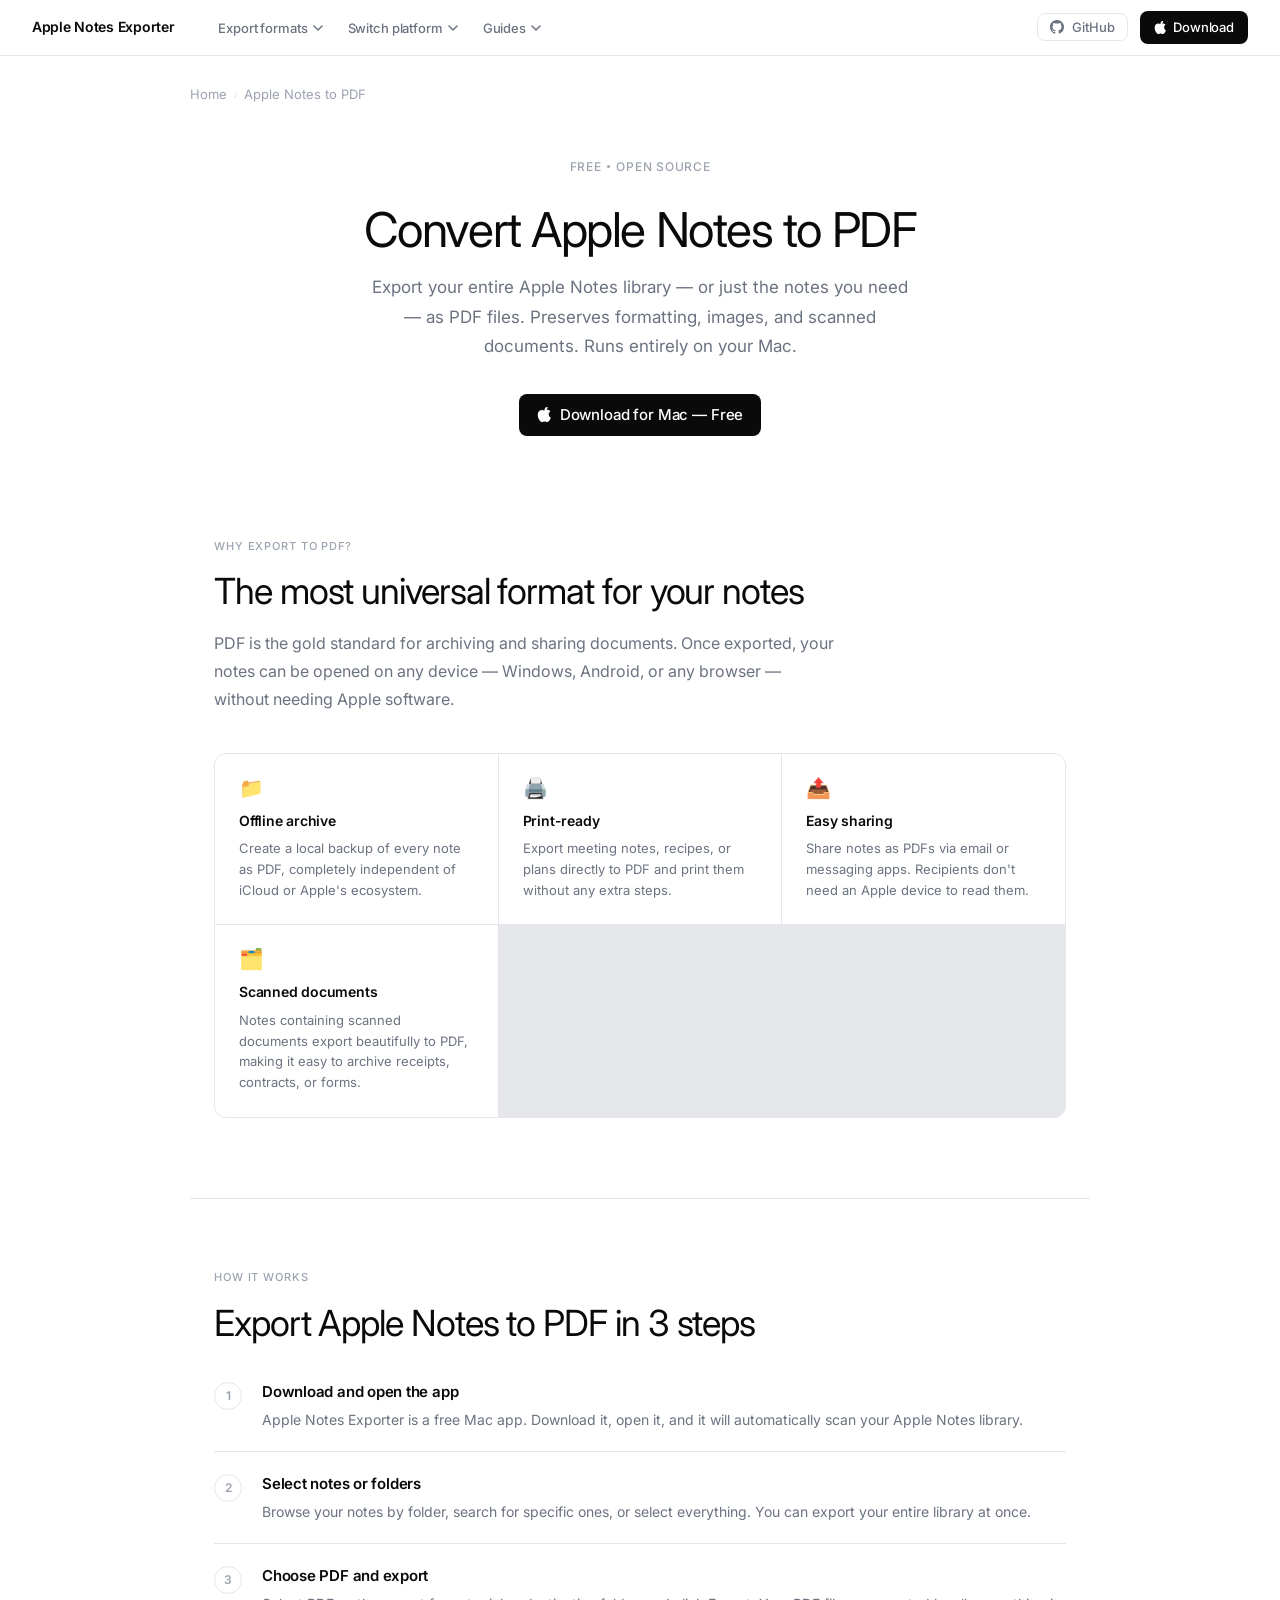
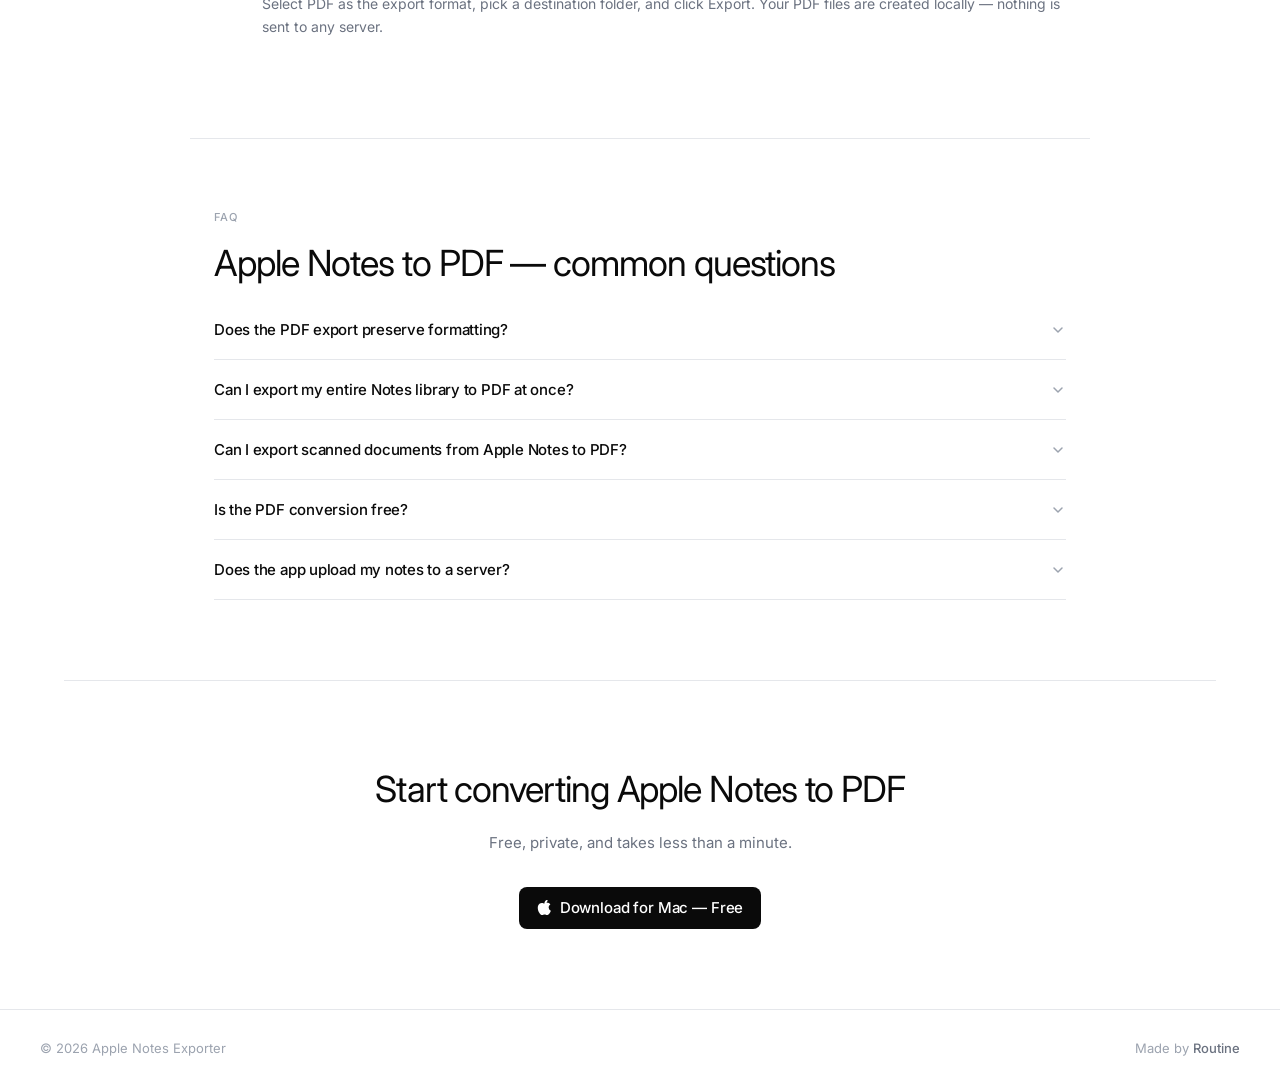
<file: pages/apple-notes-to-pdf.html>
<!DOCTYPE html>
<html lang="en">
<head>
    <meta charset="UTF-8">
    <meta name="viewport" content="width=device-width, initial-scale=1.0">
    <title>Apple Notes to PDF — Free Converter for Mac</title>
    <meta name="description" content="Convert your Apple Notes to PDF for free. Export individual notes or your entire library as PDF files. Open-source Mac app, no account required.">
    <link rel="canonical" href="https://apple-notes-exporter.com/pages/apple-notes-to-pdf.html">
    <meta property="og:title" content="Apple Notes to PDF — Free Converter for Mac">
    <meta property="og:description" content="Convert Apple Notes to PDF for free. Export your entire library as PDF files in seconds.">
    <meta property="og:type" content="website">
    <meta name="twitter:card" content="summary_large_image">
    <script type="application/ld+json">{"@context":"https://schema.org","@type":"FAQPage","mainEntity":[{"@type":"Question","name":"How do I convert Apple Notes to PDF?","acceptedAnswer":{"@type":"Answer","text":"Download Apple Notes Exporter for Mac, scan your library, select the notes you want to convert, and choose PDF as the export format. The conversion happens locally on your Mac in seconds."}},{"@type":"Question","name":"Can I export all my Apple Notes to PDF at once?","acceptedAnswer":{"@type":"Answer","text":"Yes. Apple Notes Exporter lets you select your entire library or specific folders and export everything to PDF in one click."}},{"@type":"Question","name":"Does the PDF export preserve formatting?","acceptedAnswer":{"@type":"Answer","text":"Yes. Text formatting, headings, lists, and embedded images are all preserved in the exported PDF."}}]}</script>
    <link rel="preconnect" href="https://fonts.googleapis.com">
    <link rel="preconnect" href="https://fonts.gstatic.com" crossorigin>
    <link rel="stylesheet" href="../styles.css">
</head>
<body>
    <script src="../nav.js"></script>
    <main>
        <nav class="breadcrumb" aria-label="Breadcrumb">
            <a href="/">Home</a>
            <span class="breadcrumb-sep" aria-hidden="true">›</span>
            <span>Apple Notes to PDF</span>
        </nav>

        <div class="inner-hero">
            <p class="hero-eyebrow">Free <span class="hero-eyebrow-dot"></span> Open Source</p>
            <h1>Convert Apple Notes to PDF</h1>
            <p class="lead">Export your entire Apple Notes library — or just the notes you need — as PDF files. Preserves formatting, images, and scanned documents. Runs entirely on your Mac.</p>
            <div class="download-buttons">
                <a href="https://github.com/routineco/apple-notes-exporter/releases/download/1.0.0/Apple.Notes.Exporter-1.0.0-arm64.dmg" class="download-button">
                    <img src="../assets/icons/macos.svg" alt="macOS" width="14" height="14">
                    Download for Mac — Free
                </a>
            </div>
        </div>

        <section class="seo-section">
            <p class="section-label">Why export to PDF?</p>
            <h2>The most universal format for your notes</h2>
            <p class="lead">PDF is the gold standard for archiving and sharing documents. Once exported, your notes can be opened on any device — Windows, Android, or any browser — without needing Apple software.</p>
            <div class="usecases-grid">
                <div class="usecase-card">
                    <span class="usecase-icon">📁</span>
                    <h3>Offline archive</h3>
                    <p>Create a local backup of every note as PDF, completely independent of iCloud or Apple's ecosystem.</p>
                </div>
                <div class="usecase-card">
                    <span class="usecase-icon">🖨️</span>
                    <h3>Print-ready</h3>
                    <p>Export meeting notes, recipes, or plans directly to PDF and print them without any extra steps.</p>
                </div>
                <div class="usecase-card">
                    <span class="usecase-icon">📤</span>
                    <h3>Easy sharing</h3>
                    <p>Share notes as PDFs via email or messaging apps. Recipients don't need an Apple device to read them.</p>
                </div>
                <div class="usecase-card">
                    <span class="usecase-icon">🗂️</span>
                    <h3>Scanned documents</h3>
                    <p>Notes containing scanned documents export beautifully to PDF, making it easy to archive receipts, contracts, or forms.</p>
                </div>
            </div>
        </section>

        <section class="seo-section">
            <p class="section-label">How it works</p>
            <h2>Export Apple Notes to PDF in 3 steps</h2>
            <div class="steps-list">
                <div class="step-item"><div class="step-number">1</div><div class="step-content"><h3>Download and open the app</h3><p>Apple Notes Exporter is a free Mac app. Download it, open it, and it will automatically scan your Apple Notes library.</p></div></div>
                <div class="step-item"><div class="step-number">2</div><div class="step-content"><h3>Select notes or folders</h3><p>Browse your notes by folder, search for specific ones, or select everything. You can export your entire library at once.</p></div></div>
                <div class="step-item"><div class="step-number">3</div><div class="step-content"><h3>Choose PDF and export</h3><p>Select PDF as the export format, pick a destination folder, and click Export. Your PDF files are created locally — nothing is sent to any server.</p></div></div>
            </div>
        </section>

        <section class="seo-section" id="faq">
            <p class="section-label">FAQ</p>
            <h2>Apple Notes to PDF — common questions</h2>
            <div class="faq-list">
                <div class="faq-item"><button class="faq-question" aria-expanded="false"><span>Does the PDF export preserve formatting?</span><svg class="faq-chevron" viewBox="0 0 16 16" fill="none" stroke="currentColor" stroke-width="1.5"><path d="M4 6l4 4 4-4" stroke-linecap="round" stroke-linejoin="round"/></svg></button><div class="faq-answer">Yes. Text formatting, headings, bullet lists, checkboxes, and embedded images are all preserved in the exported PDF files.</div></div>
                <div class="faq-item"><button class="faq-question" aria-expanded="false"><span>Can I export my entire Notes library to PDF at once?</span><svg class="faq-chevron" viewBox="0 0 16 16" fill="none" stroke="currentColor" stroke-width="1.5"><path d="M4 6l4 4 4-4" stroke-linecap="round" stroke-linejoin="round"/></svg></button><div class="faq-answer">Yes. You can select all folders and export your entire library in one click. Each note is saved as an individual PDF file.</div></div>
                <div class="faq-item"><button class="faq-question" aria-expanded="false"><span>Can I export scanned documents from Apple Notes to PDF?</span><svg class="faq-chevron" viewBox="0 0 16 16" fill="none" stroke="currentColor" stroke-width="1.5"><path d="M4 6l4 4 4-4" stroke-linecap="round" stroke-linejoin="round"/></svg></button><div class="faq-answer">Yes. Notes containing scanned documents (receipts, contracts, letters) export faithfully to PDF, preserving the scanned images at full quality.</div></div>
                <div class="faq-item"><button class="faq-question" aria-expanded="false"><span>Is the PDF conversion free?</span><svg class="faq-chevron" viewBox="0 0 16 16" fill="none" stroke="currentColor" stroke-width="1.5"><path d="M4 6l4 4 4-4" stroke-linecap="round" stroke-linejoin="round"/></svg></button><div class="faq-answer">Completely free. Apple Notes Exporter is open-source and free to use with no limits on the number of notes you can export.</div></div>
                <div class="faq-item"><button class="faq-question" aria-expanded="false"><span>Does the app upload my notes to a server?</span><svg class="faq-chevron" viewBox="0 0 16 16" fill="none" stroke="currentColor" stroke-width="1.5"><path d="M4 6l4 4 4-4" stroke-linecap="round" stroke-linejoin="round"/></svg></button><div class="faq-answer">No. Everything happens locally on your Mac. Your notes never leave your computer. The source code is public on GitHub so you can verify this yourself.</div></div>
            </div>
        </section>

        <div class="cta-bottom">
            <h2>Start converting Apple Notes to PDF</h2>
            <p>Free, private, and takes less than a minute.</p>
            <div class="download-buttons">
                <a href="https://github.com/routineco/apple-notes-exporter/releases/download/1.0.0/Apple.Notes.Exporter-1.0.0-arm64.dmg" class="download-button">
                    <img src="../assets/icons/macos.svg" alt="" width="15" height="15">
                    Download for Mac — Free
                </a>
            </div>
        </div>
    </main>
    <footer>
        <div class="footer-content">
            <p class="copyright">&copy; <script>document.write(new Date().getFullYear())</script> Apple Notes Exporter</p>
            <p class="credits">Made by <a href="https://routine.co" target="_blank" rel="noopener noreferrer">Routine</a></p>
        </div>
    </footer>
</body>
</html>
</file>
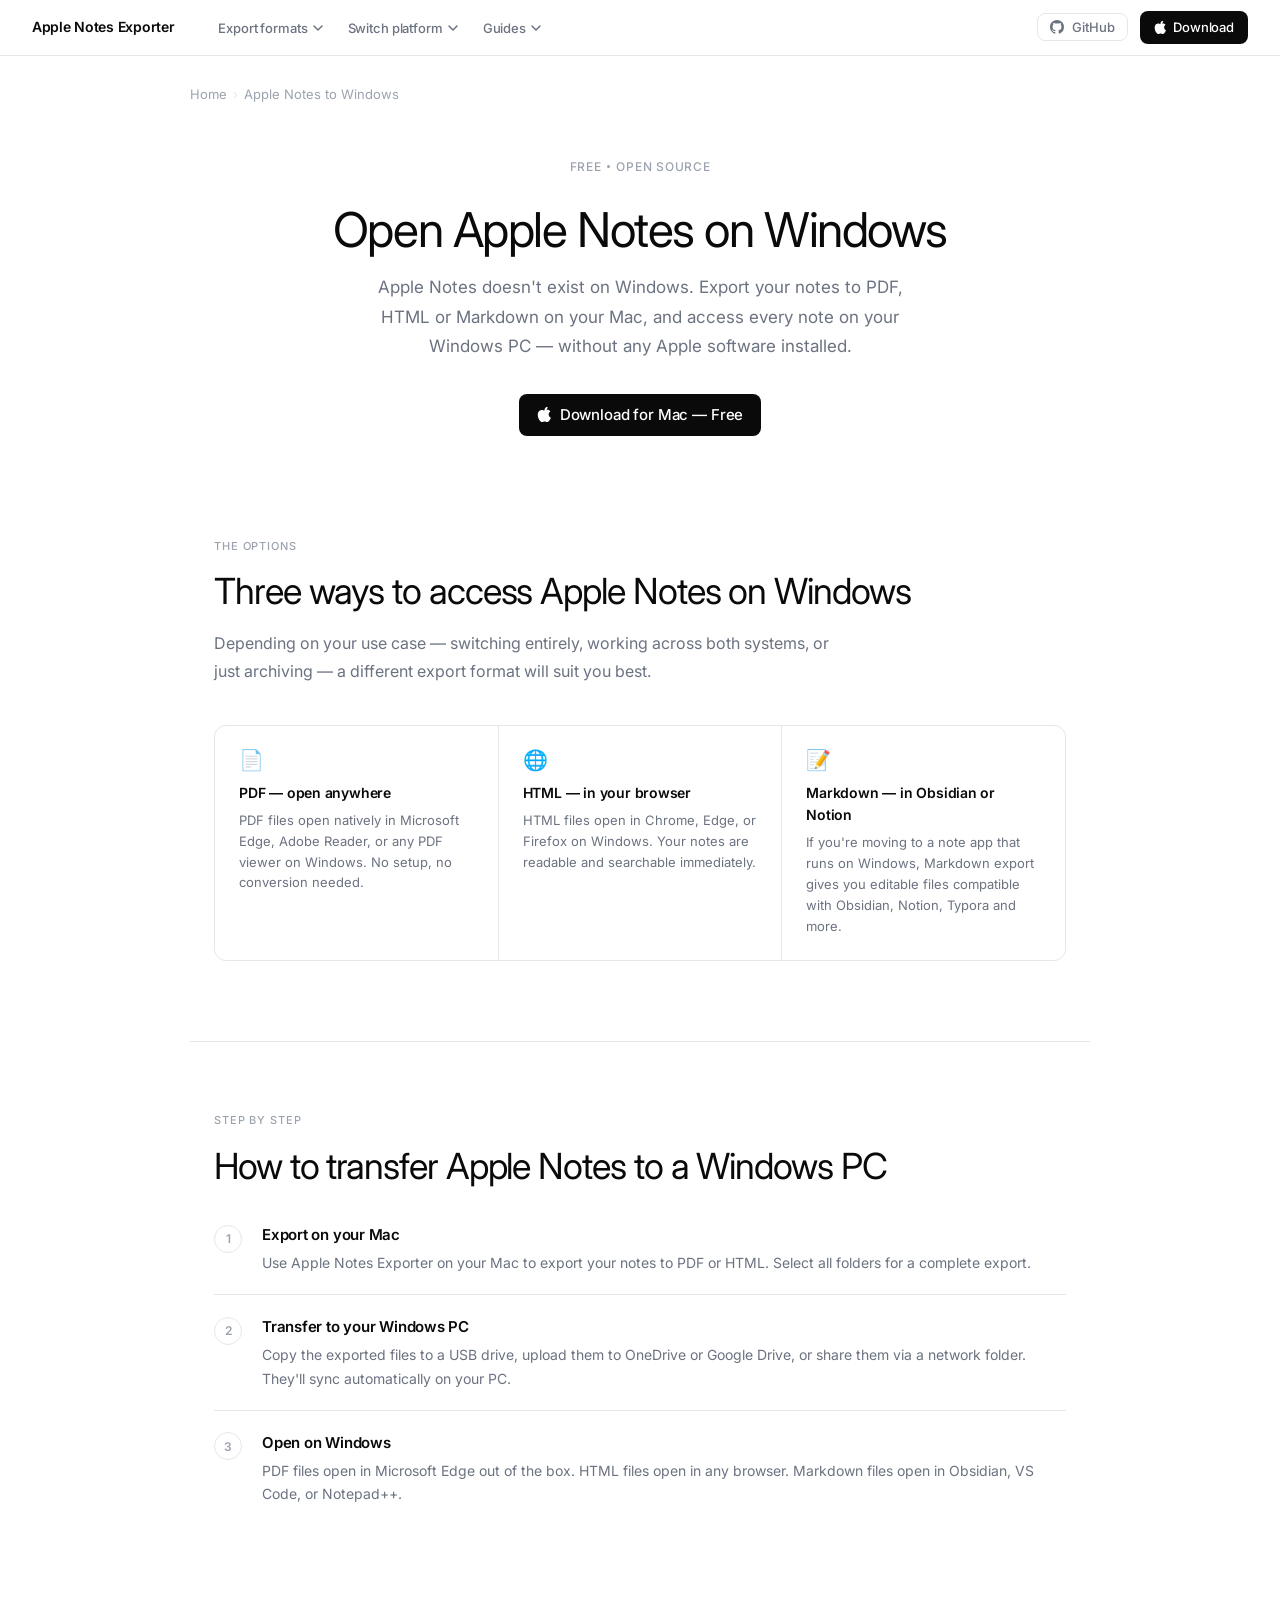
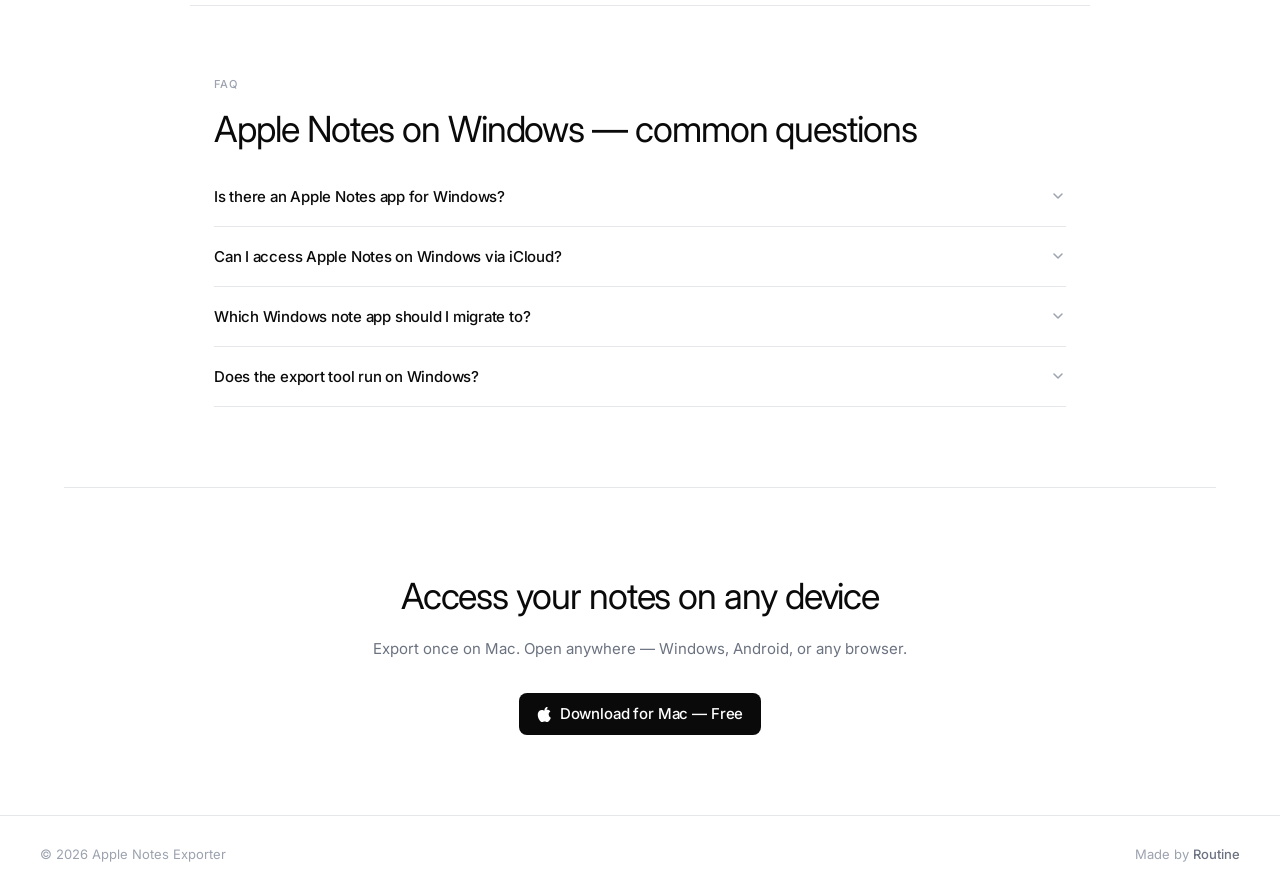
<file: pages/apple-notes-to-windows.html>
<!DOCTYPE html>
<html lang="en">
<head>
    <meta charset="UTF-8">
    <meta name="viewport" content="width=device-width, initial-scale=1.0">
    <title>Apple Notes to Windows PC — Export & Access Your Notes on Windows</title>
    <meta name="description" content="Access your Apple Notes on Windows. Export to PDF, HTML or Markdown on your Mac and open them on any Windows PC. Free, open-source tool. No Apple software needed on Windows.">
    <link rel="canonical" href="https://apple-notes-exporter.com/pages/apple-notes-to-windows.html">
    <meta property="og:title" content="Apple Notes to Windows PC — Export Notes for Windows">
    <meta property="og:description" content="Export Apple Notes to files you can open on any Windows PC. Free, open-source Mac tool.">
    <meta property="og:type" content="website">
    <meta name="twitter:card" content="summary_large_image">
    <link rel="preconnect" href="https://fonts.googleapis.com">
    <link rel="preconnect" href="https://fonts.gstatic.com" crossorigin>
    <link rel="stylesheet" href="../styles.css">
</head>
<body>
    <script src="../nav.js"></script>
    <main>
        <nav class="breadcrumb" aria-label="Breadcrumb">
            <a href="/">Home</a>
            <span class="breadcrumb-sep">›</span>
            <span>Apple Notes to Windows</span>
        </nav>
        <div class="inner-hero">
            <p class="hero-eyebrow">Free <span class="hero-eyebrow-dot"></span> Open Source</p>
            <h1>Open Apple Notes on Windows</h1>
            <p class="lead">Apple Notes doesn't exist on Windows. Export your notes to PDF, HTML or Markdown on your Mac, and access every note on your Windows PC — without any Apple software installed.</p>
            <div class="download-buttons">
                <a href="https://github.com/routineco/apple-notes-exporter/releases/download/1.0.0/Apple.Notes.Exporter-1.0.0-arm64.dmg" class="download-button">
                    <img src="../assets/icons/macos.svg" alt="macOS" width="14" height="14">
                    Download for Mac — Free
                </a>
            </div>
        </div>

        <section class="seo-section">
            <p class="section-label">The options</p>
            <h2>Three ways to access Apple Notes on Windows</h2>
            <p class="lead">Depending on your use case — switching entirely, working across both systems, or just archiving — a different export format will suit you best.</p>
            <div class="usecases-grid">
                <div class="usecase-card">
                    <span class="usecase-icon">📄</span>
                    <h3>PDF — open anywhere</h3>
                    <p>PDF files open natively in Microsoft Edge, Adobe Reader, or any PDF viewer on Windows. No setup, no conversion needed.</p>
                </div>
                <div class="usecase-card">
                    <span class="usecase-icon">🌐</span>
                    <h3>HTML — in your browser</h3>
                    <p>HTML files open in Chrome, Edge, or Firefox on Windows. Your notes are readable and searchable immediately.</p>
                </div>
                <div class="usecase-card">
                    <span class="usecase-icon">📝</span>
                    <h3>Markdown — in Obsidian or Notion</h3>
                    <p>If you're moving to a note app that runs on Windows, Markdown export gives you editable files compatible with Obsidian, Notion, Typora and more.</p>
                </div>
            </div>
        </section>

        <section class="seo-section">
            <p class="section-label">Step by step</p>
            <h2>How to transfer Apple Notes to a Windows PC</h2>
            <div class="steps-list">
                <div class="step-item"><div class="step-number">1</div><div class="step-content"><h3>Export on your Mac</h3><p>Use Apple Notes Exporter on your Mac to export your notes to PDF or HTML. Select all folders for a complete export.</p></div></div>
                <div class="step-item"><div class="step-number">2</div><div class="step-content"><h3>Transfer to your Windows PC</h3><p>Copy the exported files to a USB drive, upload them to OneDrive or Google Drive, or share them via a network folder. They'll sync automatically on your PC.</p></div></div>
                <div class="step-item"><div class="step-number">3</div><div class="step-content"><h3>Open on Windows</h3><p>PDF files open in Microsoft Edge out of the box. HTML files open in any browser. Markdown files open in Obsidian, VS Code, or Notepad++.</p></div></div>
            </div>
        </section>

        <section class="seo-section" id="faq">
            <p class="section-label">FAQ</p>
            <h2>Apple Notes on Windows — common questions</h2>
            <div class="faq-list">
                <div class="faq-item"><button class="faq-question" aria-expanded="false"><span>Is there an Apple Notes app for Windows?</span><svg class="faq-chevron" viewBox="0 0 16 16" fill="none" stroke="currentColor" stroke-width="1.5"><path d="M4 6l4 4 4-4" stroke-linecap="round" stroke-linejoin="round"/></svg></button><div class="faq-answer">No. Apple does not offer an Apple Notes app for Windows. The only way to access your notes on a Windows PC is through iCloud.com in a browser (limited functionality) or by exporting them to a portable format like PDF or HTML.</div></div>
                <div class="faq-item"><button class="faq-question" aria-expanded="false"><span>Can I access Apple Notes on Windows via iCloud?</span><svg class="faq-chevron" viewBox="0 0 16 16" fill="none" stroke="currentColor" stroke-width="1.5"><path d="M4 6l4 4 4-4" stroke-linecap="round" stroke-linejoin="round"/></svg></button><div class="faq-answer">You can access a limited version of Apple Notes via iCloud.com in your Windows browser. However, this requires an internet connection and the experience is read-only with limited editing. Exporting gives you offline, fully functional files.</div></div>
                <div class="faq-item"><button class="faq-question" aria-expanded="false"><span>Which Windows note app should I migrate to?</span><svg class="faq-chevron" viewBox="0 0 16 16" fill="none" stroke="currentColor" stroke-width="1.5"><path d="M4 6l4 4 4-4" stroke-linecap="round" stroke-linejoin="round"/></svg></button><div class="faq-answer">Obsidian, Notion, and OneNote are the most popular alternatives on Windows. Obsidian works directly with Markdown files. Notion allows Markdown import. OneNote has its own format but you can copy content from HTML exports easily.</div></div>
                <div class="faq-item"><button class="faq-question" aria-expanded="false"><span>Does the export tool run on Windows?</span><svg class="faq-chevron" viewBox="0 0 16 16" fill="none" stroke="currentColor" stroke-width="1.5"><path d="M4 6l4 4 4-4" stroke-linecap="round" stroke-linejoin="round"/></svg></button><div class="faq-answer">No, Apple Notes Exporter runs on macOS only — because Apple Notes itself only exists on Mac and iOS. You run the export on your Mac, then transfer the resulting files to your Windows PC.</div></div>
            </div>
        </section>

        <div class="cta-bottom">
            <h2>Access your notes on any device</h2>
            <p>Export once on Mac. Open anywhere — Windows, Android, or any browser.</p>
            <div class="download-buttons">
                <a href="https://github.com/routineco/apple-notes-exporter/releases/download/1.0.0/Apple.Notes.Exporter-1.0.0-arm64.dmg" class="download-button">
                    <img src="../assets/icons/macos.svg" alt="" width="15" height="15">
                    Download for Mac — Free
                </a>
            </div>
        </div>
    </main>
    <footer>
        <div class="footer-content">
            <p class="copyright">&copy; <script>document.write(new Date().getFullYear())</script> Apple Notes Exporter</p>
            <p class="credits">Made by <a href="https://routine.co" target="_blank" rel="noopener noreferrer">Routine</a></p>
        </div>
    </footer>
</body>
</html>
</file>
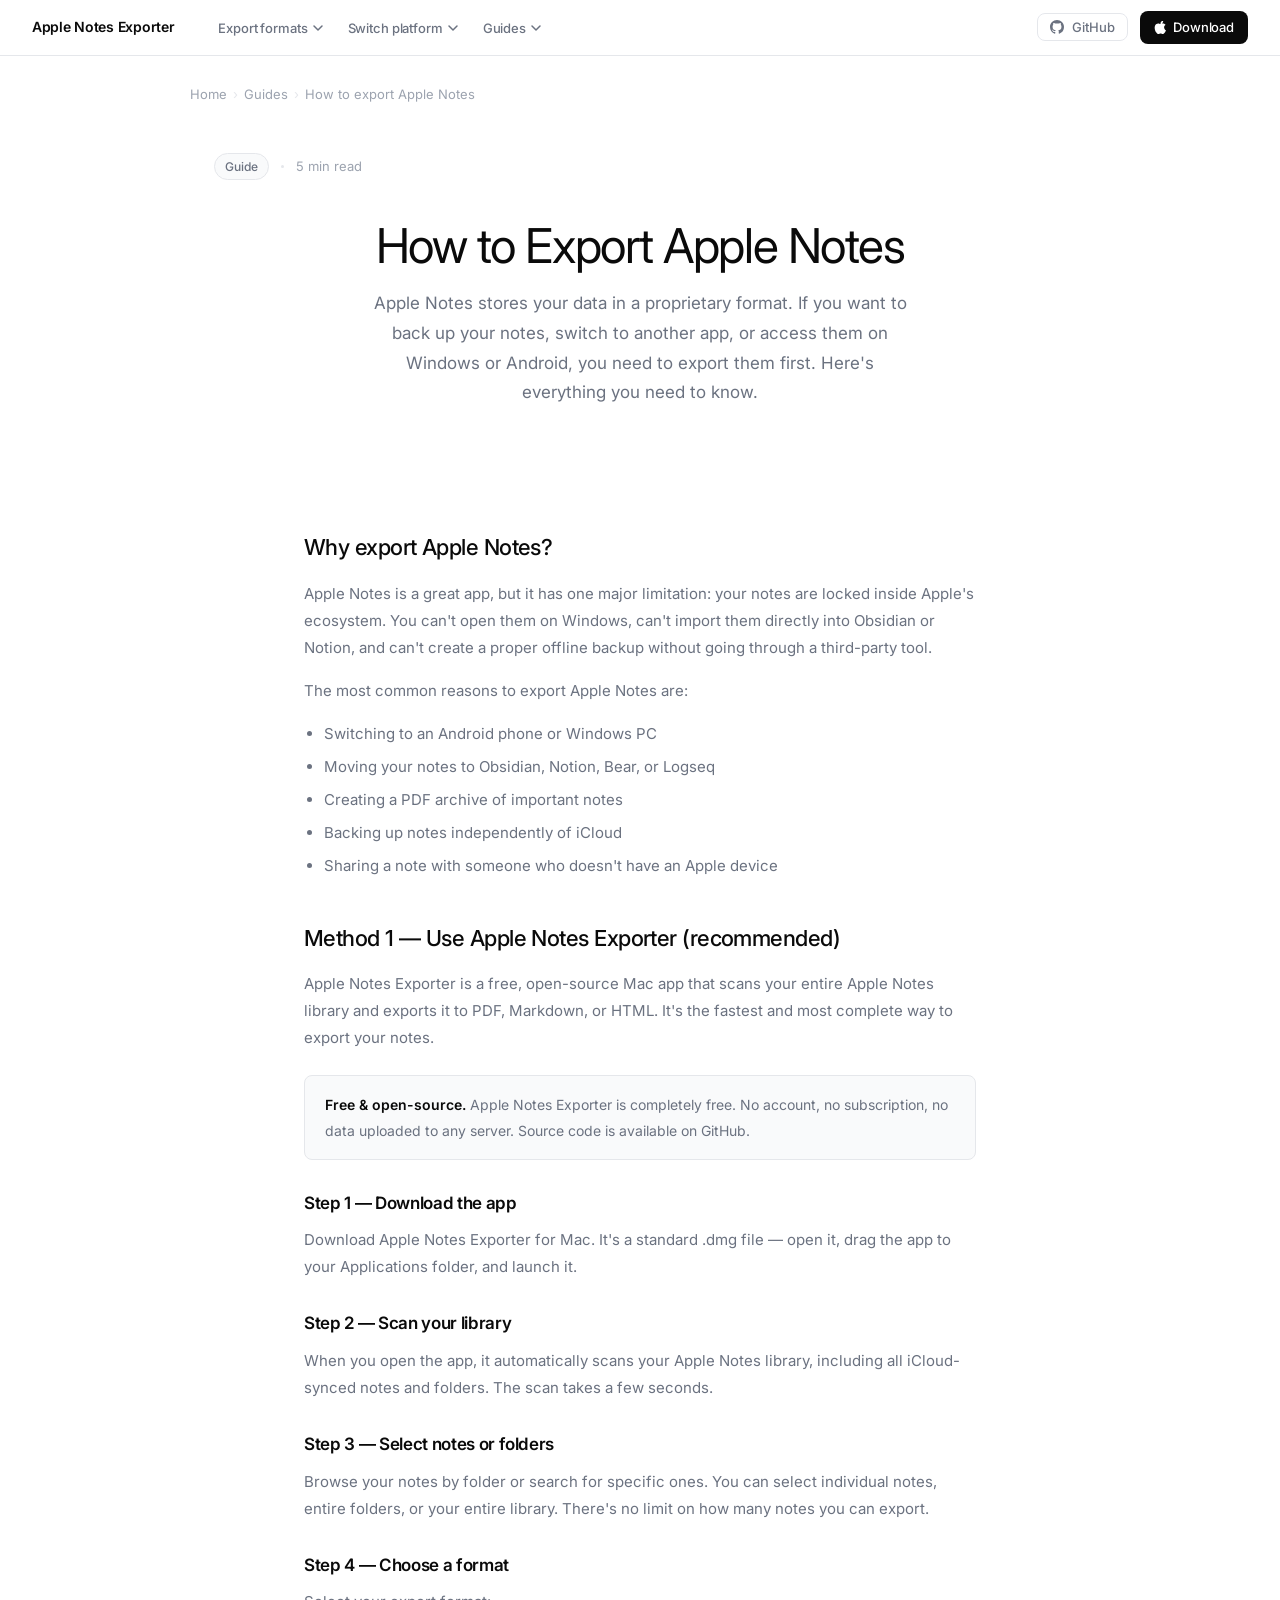
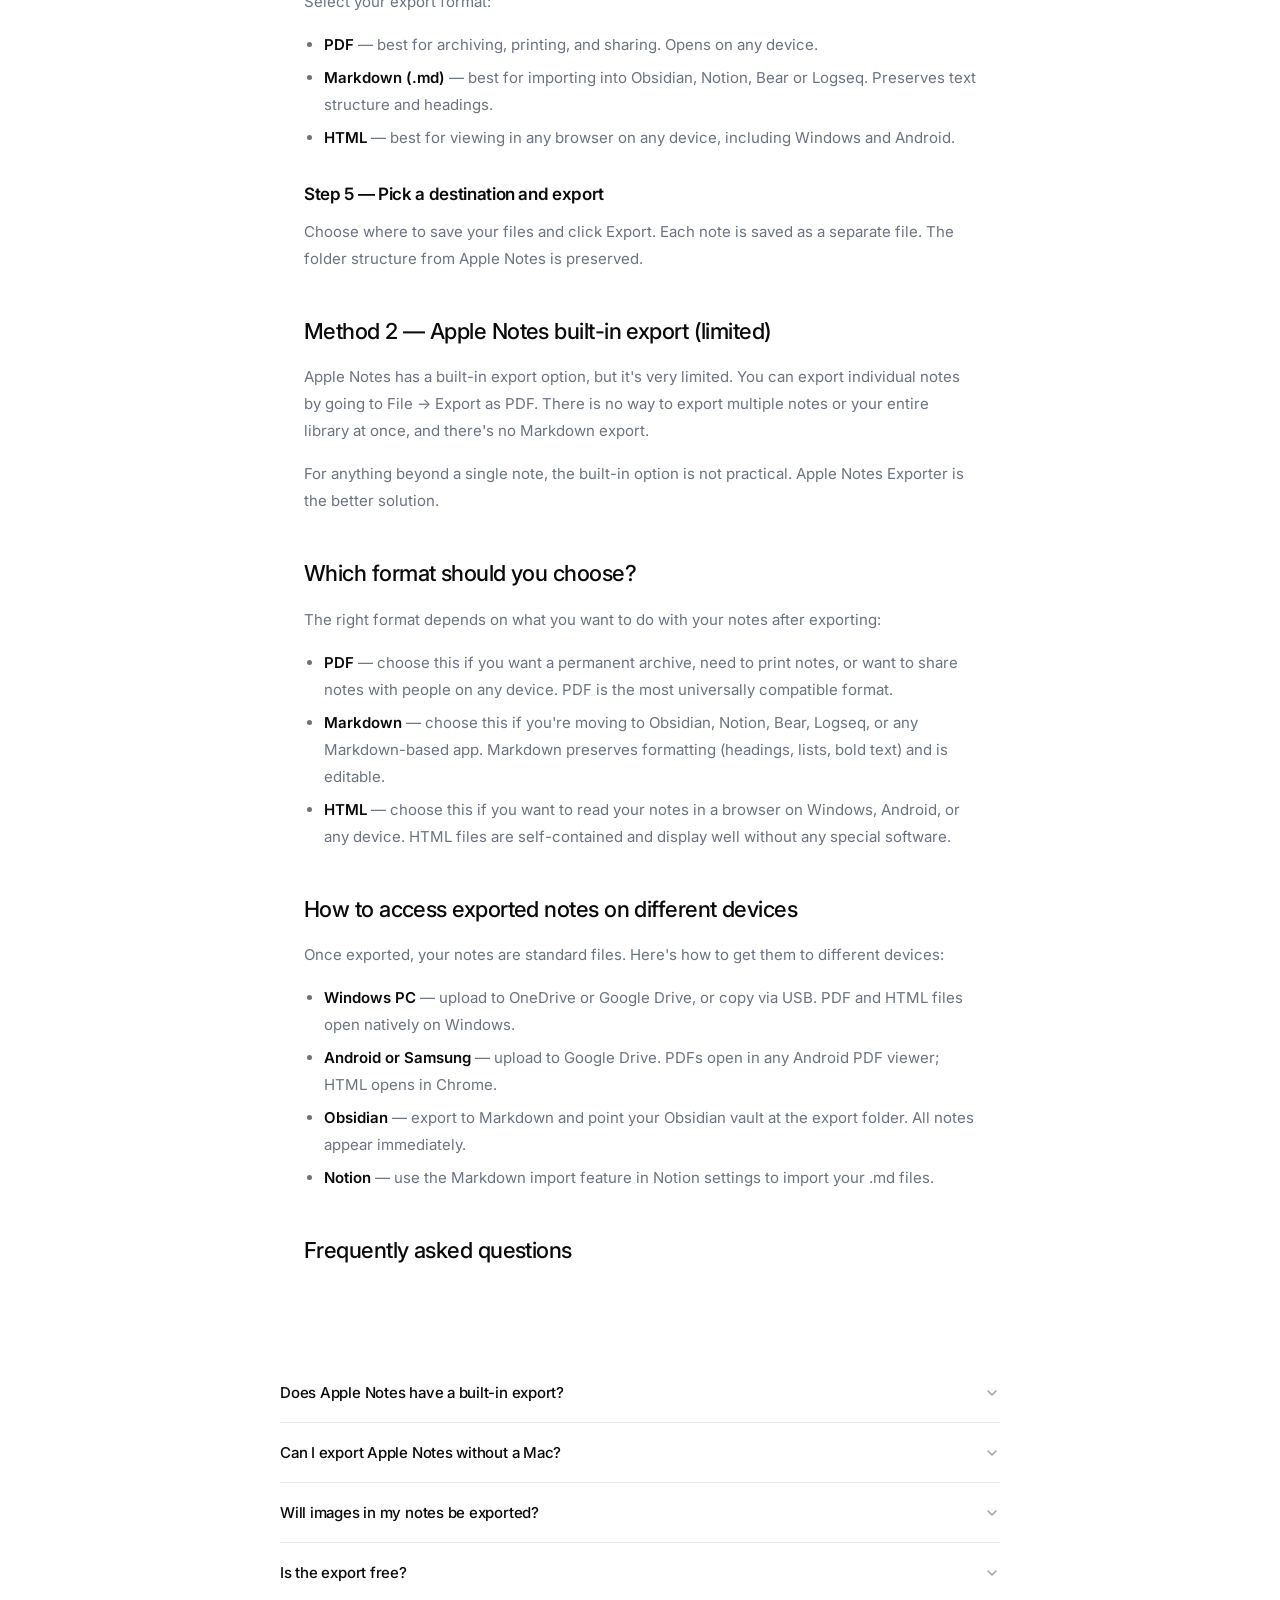
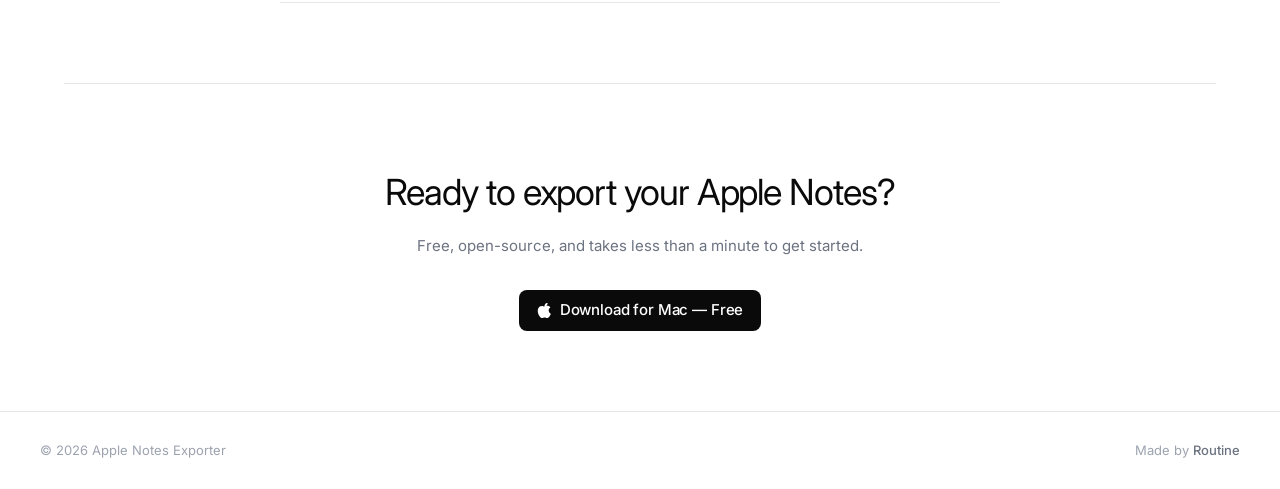
<file: pages/how-to-export-apple-notes.html>
<!DOCTYPE html>
<html lang="en">
<head>
    <meta charset="UTF-8">
    <meta name="viewport" content="width=device-width, initial-scale=1.0">
    <title>How to Export Apple Notes — Complete Guide (PDF, Markdown, HTML)</title>
    <meta name="description" content="Step-by-step guide to export Apple Notes to PDF, Markdown or HTML. Learn how to back up your notes, switch apps, or access them on Windows and Android.">
    <link rel="canonical" href="https://apple-notes-exporter.com/pages/how-to-export-apple-notes.html">
    <meta property="og:title" content="How to Export Apple Notes — Complete Guide">
    <meta property="og:description" content="Step-by-step guide to export Apple Notes to PDF, Markdown or HTML. Free tool, runs locally on your Mac.">
    <meta property="og:type" content="article">
    <meta name="twitter:card" content="summary_large_image">
    <script type="application/ld+json">{"@context":"https://schema.org","@type":"Article","headline":"How to Export Apple Notes — Complete Guide","description":"Step-by-step guide to export Apple Notes to PDF, Markdown or HTML.","author":{"@type":"Organization","name":"Routine"},"publisher":{"@type":"Organization","name":"Apple Notes Exporter"}}</script>
    <link rel="preconnect" href="https://fonts.googleapis.com">
    <link rel="preconnect" href="https://fonts.gstatic.com" crossorigin>
    <link rel="stylesheet" href="../styles.css">
</head>
<body>
    <script src="../nav.js"></script>
    <main>
        <nav class="breadcrumb" aria-label="Breadcrumb">
            <a href="/">Home</a>
            <span class="breadcrumb-sep">›</span>
            <a href="/pages/how-to-export-apple-notes.html">Guides</a>
            <span class="breadcrumb-sep">›</span>
            <span>How to export Apple Notes</span>
        </nav>

        <div class="inner-hero">
            <div class="article-meta">
                <span class="article-tag">Guide</span>
                <span class="article-meta-dot"></span>
                <span>5 min read</span>
            </div>
            <h1>How to Export Apple Notes</h1>
            <p class="lead">Apple Notes stores your data in a proprietary format. If you want to back up your notes, switch to another app, or access them on Windows or Android, you need to export them first. Here's everything you need to know.</p>
        </div>

        <div class="prose">
            <h2>Why export Apple Notes?</h2>
            <p>Apple Notes is a great app, but it has one major limitation: your notes are locked inside Apple's ecosystem. You can't open them on Windows, can't import them directly into Obsidian or Notion, and can't create a proper offline backup without going through a third-party tool.</p>
            <p>The most common reasons to export Apple Notes are:</p>
            <ul>
                <li>Switching to an Android phone or Windows PC</li>
                <li>Moving your notes to Obsidian, Notion, Bear, or Logseq</li>
                <li>Creating a PDF archive of important notes</li>
                <li>Backing up notes independently of iCloud</li>
                <li>Sharing a note with someone who doesn't have an Apple device</li>
            </ul>

            <h2>Method 1 — Use Apple Notes Exporter (recommended)</h2>
            <p>Apple Notes Exporter is a free, open-source Mac app that scans your entire Apple Notes library and exports it to PDF, Markdown, or HTML. It's the fastest and most complete way to export your notes.</p>

            <div class="note">
                <strong>Free & open-source.</strong> Apple Notes Exporter is completely free. No account, no subscription, no data uploaded to any server. Source code is available on GitHub.
            </div>

            <h3>Step 1 — Download the app</h3>
            <p>Download Apple Notes Exporter for Mac. It's a standard .dmg file — open it, drag the app to your Applications folder, and launch it.</p>

            <h3>Step 2 — Scan your library</h3>
            <p>When you open the app, it automatically scans your Apple Notes library, including all iCloud-synced notes and folders. The scan takes a few seconds.</p>

            <h3>Step 3 — Select notes or folders</h3>
            <p>Browse your notes by folder or search for specific ones. You can select individual notes, entire folders, or your entire library. There's no limit on how many notes you can export.</p>

            <h3>Step 4 — Choose a format</h3>
            <p>Select your export format:</p>
            <ul>
                <li><strong>PDF</strong> — best for archiving, printing, and sharing. Opens on any device.</li>
                <li><strong>Markdown (.md)</strong> — best for importing into Obsidian, Notion, Bear or Logseq. Preserves text structure and headings.</li>
                <li><strong>HTML</strong> — best for viewing in any browser on any device, including Windows and Android.</li>
            </ul>

            <h3>Step 5 — Pick a destination and export</h3>
            <p>Choose where to save your files and click Export. Each note is saved as a separate file. The folder structure from Apple Notes is preserved.</p>

            <h2>Method 2 — Apple Notes built-in export (limited)</h2>
            <p>Apple Notes has a built-in export option, but it's very limited. You can export individual notes by going to File → Export as PDF. There is no way to export multiple notes or your entire library at once, and there's no Markdown export.</p>
            <p>For anything beyond a single note, the built-in option is not practical. Apple Notes Exporter is the better solution.</p>

            <h2>Which format should you choose?</h2>
            <p>The right format depends on what you want to do with your notes after exporting:</p>
            <ul>
                <li><strong>PDF</strong> — choose this if you want a permanent archive, need to print notes, or want to share notes with people on any device. PDF is the most universally compatible format.</li>
                <li><strong>Markdown</strong> — choose this if you're moving to Obsidian, Notion, Bear, Logseq, or any Markdown-based app. Markdown preserves formatting (headings, lists, bold text) and is editable.</li>
                <li><strong>HTML</strong> — choose this if you want to read your notes in a browser on Windows, Android, or any device. HTML files are self-contained and display well without any special software.</li>
            </ul>

            <h2>How to access exported notes on different devices</h2>
            <p>Once exported, your notes are standard files. Here's how to get them to different devices:</p>
            <ul>
                <li><strong>Windows PC</strong> — upload to OneDrive or Google Drive, or copy via USB. PDF and HTML files open natively on Windows.</li>
                <li><strong>Android or Samsung</strong> — upload to Google Drive. PDFs open in any Android PDF viewer; HTML opens in Chrome.</li>
                <li><strong>Obsidian</strong> — export to Markdown and point your Obsidian vault at the export folder. All notes appear immediately.</li>
                <li><strong>Notion</strong> — use the Markdown import feature in Notion settings to import your .md files.</li>
            </ul>

            <h2>Frequently asked questions</h2>
        </div>

        <section class="seo-section" id="faq" style="padding-top: 0;">
            <div class="faq-list" style="max-width:720px; margin: 0 auto 0;">
                <div class="faq-item"><button class="faq-question" aria-expanded="false"><span>Does Apple Notes have a built-in export?</span><svg class="faq-chevron" viewBox="0 0 16 16" fill="none" stroke="currentColor" stroke-width="1.5"><path d="M4 6l4 4 4-4" stroke-linecap="round" stroke-linejoin="round"/></svg></button><div class="faq-answer">Apple Notes can export individual notes to PDF via File → Export as PDF. However, there is no bulk export, no Markdown export, and no way to export entire folders at once. Third-party tools like Apple Notes Exporter are necessary for a full export.</div></div>
                <div class="faq-item"><button class="faq-question" aria-expanded="false"><span>Can I export Apple Notes without a Mac?</span><svg class="faq-chevron" viewBox="0 0 16 16" fill="none" stroke="currentColor" stroke-width="1.5"><path d="M4 6l4 4 4-4" stroke-linecap="round" stroke-linejoin="round"/></svg></button><div class="faq-answer">Not with Apple Notes Exporter, which requires macOS. If you only have an iPhone, you can export individual notes via the Share sheet, but there is no bulk export available on iOS.</div></div>
                <div class="faq-item"><button class="faq-question" aria-expanded="false"><span>Will images in my notes be exported?</span><svg class="faq-chevron" viewBox="0 0 16 16" fill="none" stroke="currentColor" stroke-width="1.5"><path d="M4 6l4 4 4-4" stroke-linecap="round" stroke-linejoin="round"/></svg></button><div class="faq-answer">Yes. Images embedded in your notes are included in the PDF and HTML exports. For Markdown exports, images are saved as separate files and referenced in the .md file.</div></div>
                <div class="faq-item"><button class="faq-question" aria-expanded="false"><span>Is the export free?</span><svg class="faq-chevron" viewBox="0 0 16 16" fill="none" stroke="currentColor" stroke-width="1.5"><path d="M4 6l4 4 4-4" stroke-linecap="round" stroke-linejoin="round"/></svg></button><div class="faq-answer">Yes. Apple Notes Exporter is completely free and open-source. No limits, no subscription, no account required.</div></div>
            </div>
        </section>

        <div class="cta-bottom">
            <h2>Ready to export your Apple Notes?</h2>
            <p>Free, open-source, and takes less than a minute to get started.</p>
            <div class="download-buttons">
                <a href="https://github.com/routineco/apple-notes-exporter/releases/download/1.0.0/Apple.Notes.Exporter-1.0.0-arm64.dmg" class="download-button">
                    <img src="../assets/icons/macos.svg" alt="" width="15" height="15">
                    Download for Mac — Free
                </a>
            </div>
        </div>
    </main>
    <footer>
        <div class="footer-content">
            <p class="copyright">&copy; <script>document.write(new Date().getFullYear())</script> Apple Notes Exporter</p>
            <p class="credits">Made by <a href="https://routine.co" target="_blank" rel="noopener noreferrer">Routine</a></p>
        </div>
    </footer>
</body>
</html>
</file>
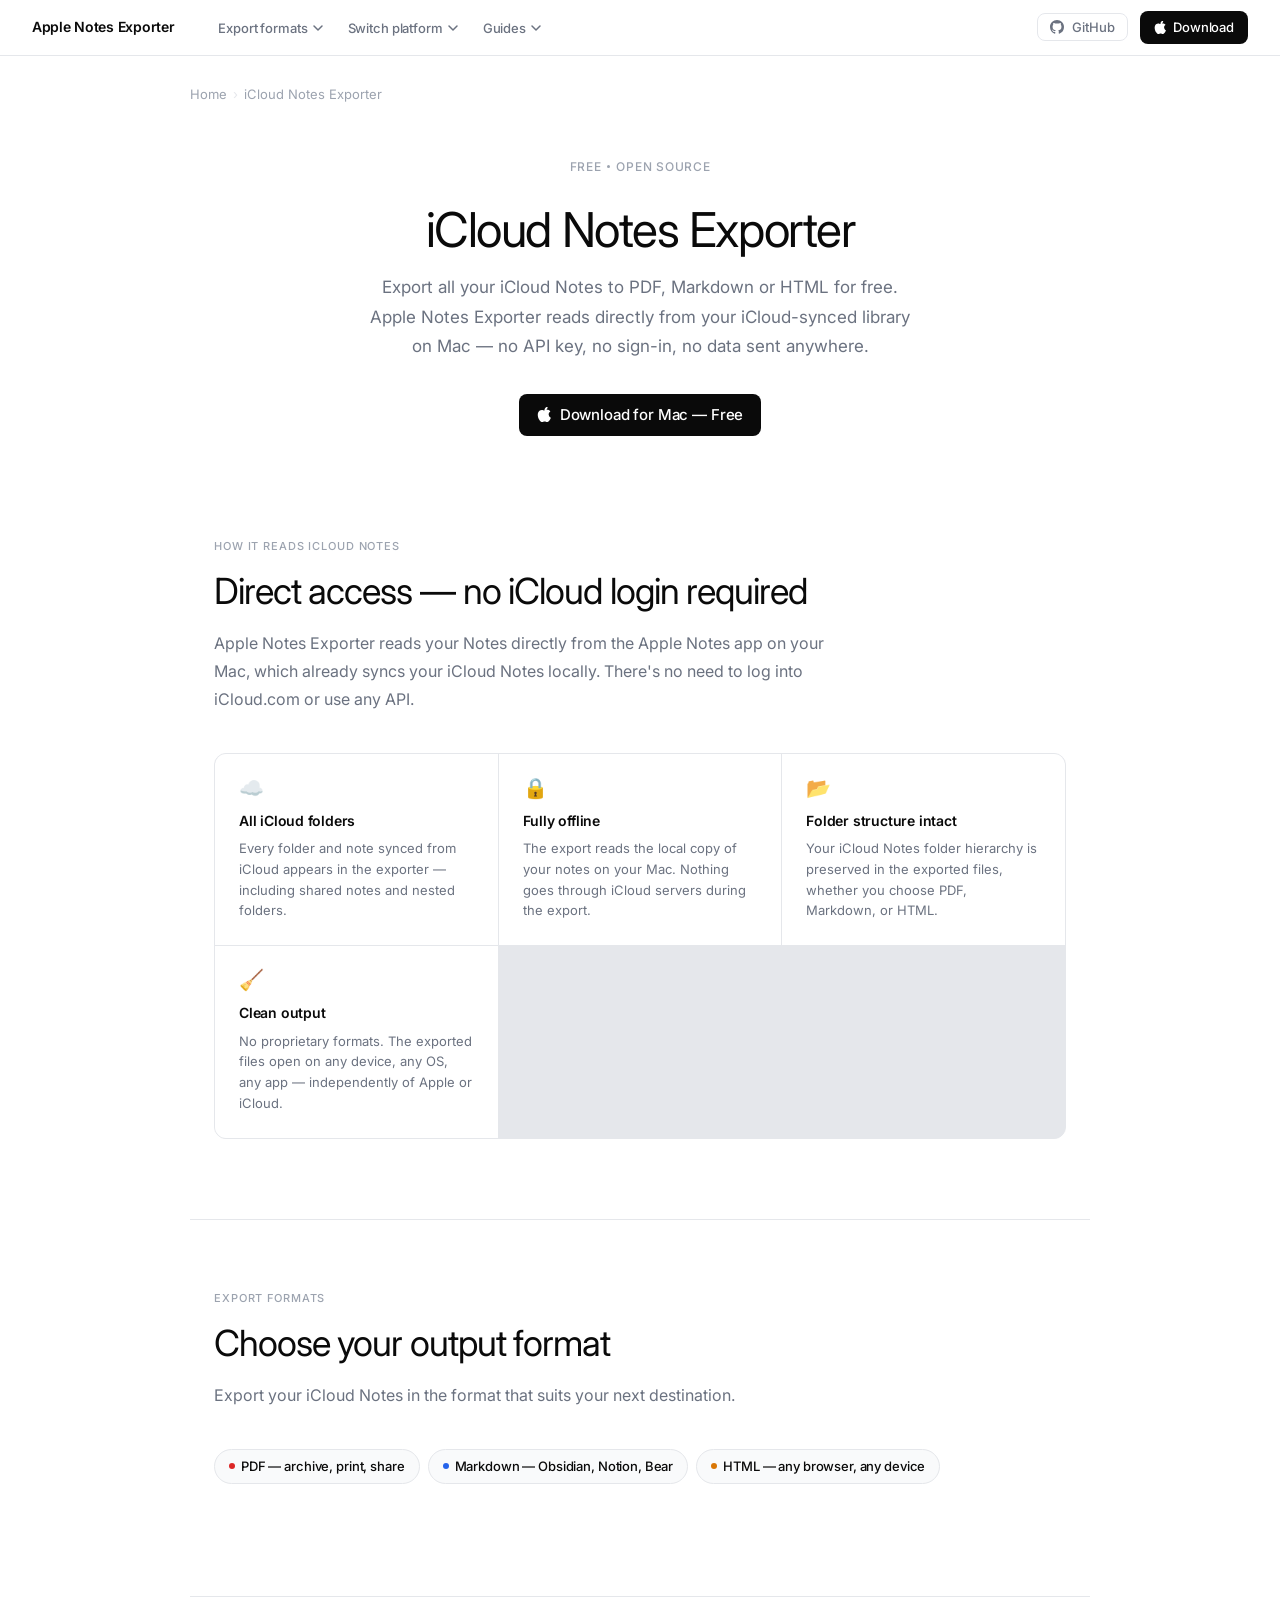
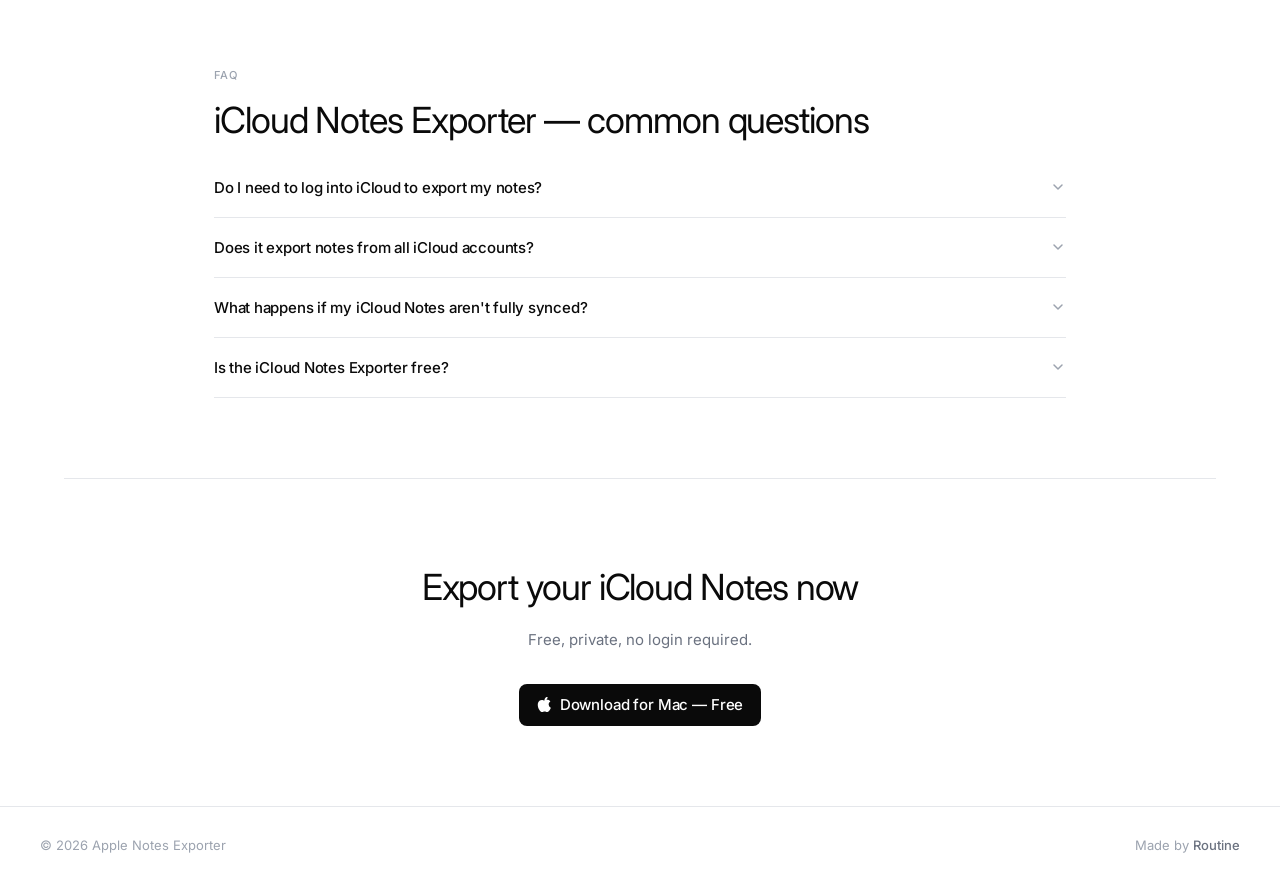
<file: pages/icloud-notes-exporter.html>
<!DOCTYPE html>
<html lang="en">
<head>
    <meta charset="UTF-8">
    <meta name="viewport" content="width=device-width, initial-scale=1.0">
    <title>iCloud Notes Exporter — Free Tool to Export iCloud Notes</title>
    <meta name="description" content="Export all your iCloud Notes for free. Download a free Mac app that scans your entire iCloud Notes library and exports to PDF, Markdown or HTML. No account required.">
    <link rel="canonical" href="https://apple-notes-exporter.com/pages/icloud-notes-exporter.html">
    <meta property="og:title" content="iCloud Notes Exporter — Free Tool to Export iCloud Notes">
    <meta property="og:description" content="Export your iCloud Notes to PDF, Markdown or HTML. Free, open-source, no account required.">
    <meta property="og:type" content="website">
    <meta name="twitter:card" content="summary_large_image">
    <link rel="preconnect" href="https://fonts.googleapis.com">
    <link rel="preconnect" href="https://fonts.gstatic.com" crossorigin>
    <link rel="stylesheet" href="../styles.css">
</head>
<body>
    <script src="../nav.js"></script>
    <main>
        <nav class="breadcrumb" aria-label="Breadcrumb">
            <a href="/">Home</a>
            <span class="breadcrumb-sep">›</span>
            <span>iCloud Notes Exporter</span>
        </nav>
        <div class="inner-hero">
            <p class="hero-eyebrow">Free <span class="hero-eyebrow-dot"></span> Open Source</p>
            <h1>iCloud Notes Exporter</h1>
            <p class="lead">Export all your iCloud Notes to PDF, Markdown or HTML for free. Apple Notes Exporter reads directly from your iCloud-synced library on Mac — no API key, no sign-in, no data sent anywhere.</p>
            <div class="download-buttons">
                <a href="https://github.com/routineco/apple-notes-exporter/releases/download/1.0.0/Apple.Notes.Exporter-1.0.0-arm64.dmg" class="download-button">
                    <img src="../assets/icons/macos.svg" alt="macOS" width="14" height="14">
                    Download for Mac — Free
                </a>
            </div>
        </div>

        <section class="seo-section">
            <p class="section-label">How it reads iCloud Notes</p>
            <h2>Direct access — no iCloud login required</h2>
            <p class="lead">Apple Notes Exporter reads your Notes directly from the Apple Notes app on your Mac, which already syncs your iCloud Notes locally. There's no need to log into iCloud.com or use any API.</p>
            <div class="usecases-grid">
                <div class="usecase-card">
                    <span class="usecase-icon">☁️</span>
                    <h3>All iCloud folders</h3>
                    <p>Every folder and note synced from iCloud appears in the exporter — including shared notes and nested folders.</p>
                </div>
                <div class="usecase-card">
                    <span class="usecase-icon">🔒</span>
                    <h3>Fully offline</h3>
                    <p>The export reads the local copy of your notes on your Mac. Nothing goes through iCloud servers during the export.</p>
                </div>
                <div class="usecase-card">
                    <span class="usecase-icon">📂</span>
                    <h3>Folder structure intact</h3>
                    <p>Your iCloud Notes folder hierarchy is preserved in the exported files, whether you choose PDF, Markdown, or HTML.</p>
                </div>
                <div class="usecase-card">
                    <span class="usecase-icon">🧹</span>
                    <h3>Clean output</h3>
                    <p>No proprietary formats. The exported files open on any device, any OS, any app — independently of Apple or iCloud.</p>
                </div>
            </div>
        </section>

        <section class="seo-section">
            <p class="section-label">Export formats</p>
            <h2>Choose your output format</h2>
            <p class="lead">Export your iCloud Notes in the format that suits your next destination.</p>
            <div class="formats-row">
                <span class="format-pill"><span class="format-pill-dot red"></span>PDF — archive, print, share</span>
                <span class="format-pill"><span class="format-pill-dot blue"></span>Markdown — Obsidian, Notion, Bear</span>
                <span class="format-pill"><span class="format-pill-dot amber"></span>HTML — any browser, any device</span>
            </div>
        </section>

        <section class="seo-section" id="faq">
            <p class="section-label">FAQ</p>
            <h2>iCloud Notes Exporter — common questions</h2>
            <div class="faq-list">
                <div class="faq-item"><button class="faq-question" aria-expanded="false"><span>Do I need to log into iCloud to export my notes?</span><svg class="faq-chevron" viewBox="0 0 16 16" fill="none" stroke="currentColor" stroke-width="1.5"><path d="M4 6l4 4 4-4" stroke-linecap="round" stroke-linejoin="round"/></svg></button><div class="faq-answer">No. The app reads your notes from the Apple Notes app on your Mac, which already has your iCloud Notes synced locally. No separate iCloud login is needed.</div></div>
                <div class="faq-item"><button class="faq-question" aria-expanded="false"><span>Does it export notes from all iCloud accounts?</span><svg class="faq-chevron" viewBox="0 0 16 16" fill="none" stroke="currentColor" stroke-width="1.5"><path d="M4 6l4 4 4-4" stroke-linecap="round" stroke-linejoin="round"/></svg></button><div class="faq-answer">It exports all notes visible in the Apple Notes app on your Mac, including notes from all accounts configured in Notes (iCloud, On My Mac, Exchange, etc.).</div></div>
                <div class="faq-item"><button class="faq-question" aria-expanded="false"><span>What happens if my iCloud Notes aren't fully synced?</span><svg class="faq-chevron" viewBox="0 0 16 16" fill="none" stroke="currentColor" stroke-width="1.5"><path d="M4 6l4 4 4-4" stroke-linecap="round" stroke-linejoin="round"/></svg></button><div class="faq-answer">The exporter reads whatever is locally available on your Mac. We recommend ensuring your Notes app has fully synced with iCloud before running the export.</div></div>
                <div class="faq-item"><button class="faq-question" aria-expanded="false"><span>Is the iCloud Notes Exporter free?</span><svg class="faq-chevron" viewBox="0 0 16 16" fill="none" stroke="currentColor" stroke-width="1.5"><path d="M4 6l4 4 4-4" stroke-linecap="round" stroke-linejoin="round"/></svg></button><div class="faq-answer">Yes, completely free and open-source. No subscription, no account required. You can inspect the source code on GitHub.</div></div>
            </div>
        </section>

        <div class="cta-bottom">
            <h2>Export your iCloud Notes now</h2>
            <p>Free, private, no login required.</p>
            <div class="download-buttons">
                <a href="https://github.com/routineco/apple-notes-exporter/releases/download/1.0.0/Apple.Notes.Exporter-1.0.0-arm64.dmg" class="download-button">
                    <img src="../assets/icons/macos.svg" alt="" width="15" height="15">
                    Download for Mac — Free
                </a>
            </div>
        </div>
    </main>
    <footer>
        <div class="footer-content">
            <p class="copyright">&copy; <script>document.write(new Date().getFullYear())</script> Apple Notes Exporter</p>
            <p class="credits">Made by <a href="https://routine.co" target="_blank" rel="noopener noreferrer">Routine</a></p>
        </div>
    </footer>
</body>
</html>
</file>
<file: styles.css>
@import url('https://fonts.googleapis.com/css2?family=Inter:wght@400;500;600;700&display=swap');

/* Reset */
*, *::before, *::after {
    margin: 0;
    padding: 0;
    box-sizing: border-box;
}

/* Variables */
:root {
    --color-bg: #ffffff;
    --color-text: #0a0a0a;
    --color-secondary: #6b7280;
    --color-muted: #9ca3af;
    --color-border: #e5e7eb;
    --color-surface: #f9fafb;
    --color-button: #0a0a0a;
    --color-button-hover: #1c1c1c;
}

body {
    font-family: 'Inter', -apple-system, BlinkMacSystemFont, "Segoe UI", sans-serif;
    line-height: 1.6;
    color: var(--color-text);
    background-color: var(--color-bg);
    -webkit-font-smoothing: antialiased;
    -moz-osx-font-smoothing: grayscale;
}

/* ══════════════════════════════════════
   NAV
══════════════════════════════════════ */
.top-bar {
    display: flex;
    justify-content: space-between;
    align-items: center;
    padding: 0 2rem;
    height: 56px;
    border-bottom: 1px solid var(--color-border);
    position: sticky;
    top: 0;
    background: rgba(255, 255, 255, 0.92);
    backdrop-filter: blur(12px);
    -webkit-backdrop-filter: blur(12px);
    z-index: 200;
}

.nav-left {
    display: flex;
    align-items: center;
    gap: 0;
}

.nav-brand {
    font-size: 0.875rem;
    font-weight: 600;
    color: var(--color-text);
    text-decoration: none;
    letter-spacing: -0.02em;
    margin-right: 2rem;
    white-space: nowrap;
}

/* Nav links */
.nav-links {
    display: flex;
    align-items: center;
    gap: 0;
    list-style: none;
}

.nav-links > li {
    position: relative;
}

.nav-link {
    display: flex;
    align-items: center;
    gap: 0.25rem;
    font-size: 0.8125rem;
    font-weight: 500;
    color: var(--color-secondary);
    text-decoration: none;
    padding: 0 0.75rem;
    height: 56px;
    transition: color 0.15s;
    white-space: nowrap;
    cursor: pointer;
    background: none;
    border: none;
    font-family: inherit;
    letter-spacing: -0.01em;
}

.nav-link:hover, .nav-link.active {
    color: var(--color-text);
}

.nav-link svg {
    transition: transform 0.2s ease;
}

.nav-link[aria-expanded="true"] svg {
    transform: rotate(180deg);
}

/* Dropdown */
.nav-dropdown {
    position: absolute;
    top: calc(100% + 1px);
    left: 0;
    background: #fff;
    border: 1px solid var(--color-border);
    border-radius: 0.625rem;
    padding: 0.375rem;
    min-width: 240px;
    box-shadow: 0 4px 16px rgba(0,0,0,0.07), 0 1px 4px rgba(0,0,0,0.04);
    opacity: 0;
    visibility: hidden;
    transform: translateY(-4px);
    transition: opacity 0.15s ease, transform 0.15s ease, visibility 0.15s;
    z-index: 300;
}

.nav-dropdown.open {
    opacity: 1;
    visibility: visible;
    transform: translateY(0);
}

.dropdown-item {
    display: flex;
    align-items: flex-start;
    gap: 0.625rem;
    padding: 0.5rem 0.625rem;
    border-radius: 0.375rem;
    text-decoration: none;
    transition: background 0.12s;
}

.dropdown-item:hover {
    background: var(--color-surface);
}

.dropdown-item-icon {
    font-size: 0.875rem;
    line-height: 1.4;
    flex-shrink: 0;
    margin-top: 1px;
}

.dropdown-item-text {
    display: flex;
    flex-direction: column;
    gap: 0.1rem;
}

.dropdown-item-title {
    font-size: 0.8125rem;
    font-weight: 500;
    color: var(--color-text);
    letter-spacing: -0.01em;
}

.dropdown-item-desc {
    font-size: 0.75rem;
    color: var(--color-muted);
    line-height: 1.4;
}

.dropdown-divider {
    height: 1px;
    background: var(--color-border);
    margin: 0.375rem 0;
}

/* Right side of nav */
.nav-right {
    display: flex;
    align-items: center;
    gap: 0.75rem;
}

.github-link {
    display: inline-flex;
    align-items: center;
    gap: 0.5rem;
    font-size: 0.8125rem;
    font-weight: 500;
    color: var(--color-secondary);
    text-decoration: none;
    border: 1px solid var(--color-border);
    padding: 0.375rem 0.75rem;
    border-radius: 0.5rem;
    transition: color 0.15s, border-color 0.15s, background-color 0.15s;
    line-height: 1;
    white-space: nowrap;
}

.github-link:hover {
    color: var(--color-text);
    border-color: #9ca3af;
    background-color: var(--color-surface);
}

.github-link svg { flex-shrink: 0; }

.nav-download-btn {
    display: inline-flex;
    align-items: center;
    gap: 0.4rem;
    background-color: var(--color-button);
    color: white;
    padding: 0.375rem 0.875rem;
    border-radius: 0.5rem;
    text-decoration: none;
    font-weight: 500;
    font-size: 0.8125rem;
    letter-spacing: -0.01em;
    transition: background-color 0.15s;
    white-space: nowrap;
}

.nav-download-btn:hover { background-color: var(--color-button-hover); }
.nav-download-btn img { filter: brightness(0) invert(1); }

/* Mobile hamburger */
.nav-hamburger {
    display: none;
    flex-direction: column;
    gap: 5px;
    cursor: pointer;
    background: none;
    border: none;
    padding: 0.5rem;
}

.nav-hamburger span {
    display: block;
    width: 20px;
    height: 1.5px;
    background: var(--color-text);
    transition: transform 0.2s, opacity 0.2s;
}

.nav-hamburger.open span:nth-child(1) { transform: translateY(6.5px) rotate(45deg); }
.nav-hamburger.open span:nth-child(2) { opacity: 0; }
.nav-hamburger.open span:nth-child(3) { transform: translateY(-6.5px) rotate(-45deg); }

/* Mobile menu */
.nav-mobile {
    display: none;
    position: fixed;
    top: 56px;
    left: 0;
    right: 0;
    bottom: 0;
    background: #fff;
    overflow-y: auto;
    z-index: 199;
    padding: 1rem 1.25rem 2rem;
    border-top: 1px solid var(--color-border);
}

.nav-mobile.open { display: block; }

.mobile-section-title {
    font-size: 0.6875rem;
    font-weight: 500;
    letter-spacing: 0.07em;
    text-transform: uppercase;
    color: var(--color-muted);
    padding: 1rem 0 0.5rem;
}

.mobile-link {
    display: flex;
    align-items: center;
    gap: 0.5rem;
    padding: 0.625rem 0;
    font-size: 0.9375rem;
    font-weight: 500;
    color: var(--color-text);
    text-decoration: none;
    border-bottom: 1px solid var(--color-border);
}

.mobile-link:last-child { border-bottom: none; }

.mobile-cta {
    margin-top: 1.5rem;
    display: flex;
    flex-direction: column;
    gap: 0.75rem;
}

@media (max-width: 900px) {
    .nav-links, .nav-download-btn { display: none; }
    .nav-hamburger { display: flex; }
    .top-bar { padding: 0 1.25rem; }
}

/* ══════════════════════════════════════
   MAIN LAYOUT
══════════════════════════════════════ */
main {
    max-width: 1200px;
    margin: 0 auto;
    padding: 0 1.5rem;
}

/* ══════════════════════════════════════
   HERO
══════════════════════════════════════ */
.hero {
    text-align: center;
    padding: 6rem 1rem 2.5rem;
}

.hero-eyebrow {
    display: inline-flex;
    align-items: center;
    gap: 0.375rem;
    font-size: 0.75rem;
    font-weight: 500;
    letter-spacing: 0.06em;
    text-transform: uppercase;
    color: var(--color-muted);
    margin-bottom: 1.75rem;
}

.hero-eyebrow-dot {
    display: inline-block;
    width: 3px;
    height: 3px;
    border-radius: 50%;
    background: var(--color-muted);
}

h1 {
    font-size: clamp(2.25rem, 5.5vw, 3.75rem);
    font-weight: 400;
    line-height: 1.08;
    letter-spacing: -0.035em;
    color: var(--color-text);
    margin-bottom: 1.25rem;
}

.hero-description {
    font-size: 1.0625rem;
    color: var(--color-secondary);
    max-width: 520px;
    margin: 0 auto;
    line-height: 1.75;
}

/* ══════════════════════════════════════
   CTA
══════════════════════════════════════ */
.cta {
    text-align: center;
    padding-top: 2.5rem;
}

.download-buttons {
    display: flex;
    gap: 0.75rem;
    justify-content: center;
    align-items: center;
    flex-wrap: wrap;
}

.download-button {
    display: inline-flex;
    align-items: center;
    gap: 0.5rem;
    background-color: var(--color-button);
    color: white;
    padding: 0.55rem 1.1rem;
    border-radius: 0.5rem;
    text-decoration: none;
    font-weight: 500;
    font-size: 0.9375rem;
    letter-spacing: -0.01em;
    transition: background-color 0.15s ease, transform 0.15s ease;
}

.download-button:hover {
    background-color: var(--color-button-hover);
    transform: translateY(-1px);
}

.download-button img {
    width: 15px;
    height: 15px;
    filter: brightness(0) invert(1);
}

/* ══════════════════════════════════════
   GALLERY
══════════════════════════════════════ */
.gallery {
    padding: 4rem 0 0;
    width: 100vw;
    margin-left: calc(-50vw + 50%);
    position: relative;
}

.gallery-border-top { border-top: 1px solid var(--color-border); }

.gallery-container {
    display: flex;
    align-items: center;
    position: relative;
    overflow: hidden;
}

.gallery-preview {
    flex: 0 0 25vw;
    height: 58vh;
    overflow: hidden;
    opacity: 0.45;
    filter: grayscale(15%);
    transition: opacity 0.3s ease, filter 0.3s ease;
}

.gallery-preview:hover { opacity: 0.7; filter: grayscale(0%); }

.preview-image { width: 100%; height: 100%; object-fit: cover; display: block; }

.gallery-main {
    flex: 1;
    max-width: 50vw;
    border-left: 1px solid var(--color-border);
    border-right: 1px solid var(--color-border);
}

.gallery-item { cursor: pointer; overflow: hidden; position: relative; }

.gallery-item::after {
    content: "View all screenshots";
    position: absolute;
    bottom: 1.25rem;
    right: 1.25rem;
    background: rgba(10, 10, 10, 0.8);
    color: white;
    padding: 0.375rem 0.875rem;
    border-radius: 2rem;
    font-size: 0.8125rem;
    font-weight: 500;
    opacity: 0;
    transition: opacity 0.2s ease;
    backdrop-filter: blur(8px);
    -webkit-backdrop-filter: blur(8px);
    letter-spacing: -0.01em;
}

.gallery-item:hover::after { opacity: 1; }

.gallery-image {
    width: 100%;
    height: 58vh;
    object-fit: cover;
    display: block;
    transition: transform 0.5s ease;
}

.gallery-item:hover .gallery-image { transform: scale(1.02); }

/* ══════════════════════════════════════
   LIGHTBOX
══════════════════════════════════════ */
.lightbox {
    position: fixed;
    top: 0; left: 0;
    width: 100%; height: 100%;
    background-color: rgba(0,0,0,0.82);
    backdrop-filter: blur(12px);
    display: flex;
    align-items: center;
    justify-content: center;
    z-index: 1000;
    opacity: 0;
    visibility: hidden;
    transition: opacity 0.25s ease, visibility 0.25s ease;
}

.lightbox.active { opacity: 1; visibility: visible; }

.lightbox-content {
    position: relative;
    max-width: 90vw;
    max-height: 90vh;
    display: flex;
    flex-direction: column;
    align-items: center;
}

.lightbox-close {
    position: absolute;
    top: -48px; right: 0;
    background: rgba(255,255,255,0.08);
    border: 1px solid rgba(255,255,255,0.12);
    color: white;
    font-size: 1rem;
    line-height: 1;
    cursor: pointer;
    padding: 0.5rem 0.625rem;
    border-radius: 0.375rem;
    transition: background 0.15s;
}

.lightbox-close:hover { background: rgba(255,255,255,0.18); }

.lightbox-nav {
    position: absolute;
    top: 50%; transform: translateY(-50%);
    background: rgba(255,255,255,0.08);
    border: 1px solid rgba(255,255,255,0.12);
    color: white;
    font-size: 0.875rem;
    padding: 0.875rem 0.75rem;
    cursor: pointer;
    border-radius: 0.375rem;
    transition: background 0.15s ease;
    line-height: 1;
}

.lightbox-nav:hover { background: rgba(255,255,255,0.18); }
.lightbox-prev { left: -64px; }
.lightbox-next { right: -64px; }

.lightbox-image-container {
    max-width: 100%; max-height: 80vh;
    display: flex; align-items: center; justify-content: center;
}

.lightbox-image { max-width: 100%; max-height: 100%; object-fit: contain; border-radius: 0.625rem; }

.lightbox-indicators { display: flex; gap: 0.375rem; margin-top: 1.25rem; }

.indicator {
    width: 5px; height: 5px;
    border-radius: 50%;
    background-color: rgba(255,255,255,0.25);
    cursor: pointer;
    transition: background-color 0.2s ease, transform 0.2s ease;
}

.indicator.active { background-color: white; transform: scale(1.5); }

/* ══════════════════════════════════════
   SEO SECTIONS (shared across pages)
══════════════════════════════════════ */
.seo-section {
    padding: 5rem 1.5rem;
    max-width: 900px;
    margin: 0 auto;
}

.seo-section + .seo-section {
    border-top: 1px solid var(--color-border);
    padding-top: 4rem;
}

.section-label {
    display: inline-flex;
    align-items: center;
    gap: 0.375rem;
    font-size: 0.6875rem;
    font-weight: 500;
    letter-spacing: 0.08em;
    text-transform: uppercase;
    color: var(--color-muted);
    margin-bottom: 1rem;
}

.seo-section h2 {
    font-size: clamp(1.5rem, 3vw, 2.25rem);
    font-weight: 400;
    letter-spacing: -0.03em;
    line-height: 1.15;
    margin-bottom: 1rem;
    color: var(--color-text);
}

.seo-section .lead {
    font-size: 1rem;
    color: var(--color-secondary);
    line-height: 1.75;
    max-width: 620px;
    margin-bottom: 2.5rem;
}

/* Use-case grid */
.usecases-grid {
    display: grid;
    grid-template-columns: repeat(auto-fit, minmax(240px, 1fr));
    gap: 1px;
    background: var(--color-border);
    border: 1px solid var(--color-border);
    border-radius: 0.75rem;
    overflow: hidden;
}

a.usecase-card {
    text-decoration: none;
    color: inherit;
    display: block;
}

.usecase-card {
    background: var(--color-bg);
    padding: 1.5rem;
    transition: background 0.15s;
}

.usecase-card:hover { background: var(--color-surface); }

.usecase-icon { font-size: 1.25rem; margin-bottom: 0.75rem; display: block; line-height: 1; }

.usecase-card h3 {
    font-size: 0.875rem;
    font-weight: 600;
    letter-spacing: -0.015em;
    color: var(--color-text);
    margin-bottom: 0.375rem;
}

.usecase-card p { font-size: 0.8125rem; color: var(--color-secondary); line-height: 1.6; }

/* Format pills */
.formats-row { display: flex; flex-wrap: wrap; gap: 0.5rem; margin-bottom: 2rem; }

.format-pill {
    display: inline-flex;
    align-items: center;
    gap: 0.375rem;
    background: var(--color-surface);
    border: 1px solid var(--color-border);
    border-radius: 2rem;
    padding: 0.375rem 0.875rem;
    font-size: 0.8125rem;
    font-weight: 500;
    color: var(--color-text);
    letter-spacing: -0.01em;
}

.format-pill-dot { width: 6px; height: 6px; border-radius: 50%; background: var(--color-muted); flex-shrink: 0; }
.format-pill-dot.green { background: #16a34a; }
.format-pill-dot.blue  { background: #2563eb; }
.format-pill-dot.red   { background: #dc2626; }
.format-pill-dot.amber { background: #d97706; }

/* Steps */
.steps-list { display: flex; flex-direction: column; gap: 0; }

.step-item {
    display: flex;
    gap: 1.25rem;
    padding: 1.25rem 0;
    border-bottom: 1px solid var(--color-border);
}

.step-item:last-child { border-bottom: none; }

.step-number {
    flex-shrink: 0;
    width: 28px; height: 28px;
    border-radius: 50%;
    border: 1px solid var(--color-border);
    display: flex; align-items: center; justify-content: center;
    font-size: 0.75rem;
    font-weight: 600;
    color: var(--color-muted);
    margin-top: 0.1rem;
}

.step-content h3 {
    font-size: 0.9375rem;
    font-weight: 600;
    letter-spacing: -0.015em;
    color: var(--color-text);
    margin-bottom: 0.25rem;
}

.step-content p { font-size: 0.875rem; color: var(--color-secondary); line-height: 1.65; }

/* FAQ */
.faq-list { display: flex; flex-direction: column; gap: 0; }

.faq-item { border-bottom: 1px solid var(--color-border); }

.faq-question {
    width: 100%;
    background: none;
    border: none;
    cursor: pointer;
    padding: 1.25rem 0;
    display: flex;
    justify-content: space-between;
    align-items: center;
    gap: 1rem;
    text-align: left;
    font-size: 0.9375rem;
    font-weight: 500;
    letter-spacing: -0.015em;
    color: var(--color-text);
    font-family: inherit;
    transition: color 0.15s;
}

.faq-question:hover { color: var(--color-secondary); }

.faq-chevron {
    flex-shrink: 0;
    width: 16px; height: 16px;
    color: var(--color-muted);
    transition: transform 0.2s ease;
}

.faq-item.open .faq-chevron { transform: rotate(180deg); }

.faq-answer {
    font-size: 0.875rem;
    color: var(--color-secondary);
    line-height: 1.75;
    overflow: hidden;
    max-height: 0;
    transition: max-height 0.3s ease, padding 0.3s ease;
}

.faq-item.open .faq-answer { max-height: 300px; padding-bottom: 1.25rem; }

/* Platforms grid */
.platforms-grid {
    display: grid;
    grid-template-columns: repeat(auto-fit, minmax(160px, 1fr));
    gap: 0.75rem;
}

a.platform-card {
    text-decoration: none;
    color: inherit;
    display: block;
}

.platform-card {
    border: 1px solid var(--color-border);
    border-radius: 0.625rem;
    padding: 1.25rem 1rem;
    text-align: center;
    transition: border-color 0.15s, background 0.15s;
}

.platform-card:hover { border-color: #9ca3af; background: var(--color-surface); }

.platform-name { font-size: 0.875rem; font-weight: 600; color: var(--color-text); margin-bottom: 0.25rem; letter-spacing: -0.01em; }
.platform-desc { font-size: 0.75rem; color: var(--color-muted); line-height: 1.5; }

/* CTA bottom */
.cta-bottom {
    border-top: 1px solid var(--color-border);
    text-align: center;
    padding: 5rem 1.5rem;
}

.cta-bottom h2 {
    font-size: clamp(1.5rem, 3vw, 2.25rem);
    font-weight: 400;
    letter-spacing: -0.03em;
    margin-bottom: 0.75rem;
    color: var(--color-text);
}

.cta-bottom p { font-size: 0.9375rem; color: var(--color-secondary); margin-bottom: 2rem; }

/* ══════════════════════════════════════
   INNER PAGES (use-case + blog)
══════════════════════════════════════ */

/* Breadcrumb */
.breadcrumb {
    display: flex;
    align-items: center;
    gap: 0.375rem;
    font-size: 0.8125rem;
    color: var(--color-muted);
    padding: 1.75rem 0 0;
    max-width: 900px;
    margin: 0 auto;
}

.breadcrumb a { color: var(--color-muted); text-decoration: none; }
.breadcrumb a:hover { color: var(--color-text); }
.breadcrumb-sep { color: var(--color-border); }

/* Inner hero */
.inner-hero {
    max-width: 900px;
    margin: 0 auto;
    padding: 3rem 1.5rem 1rem;
    text-align: center;
}

.inner-hero h1 {
    font-size: clamp(1.75rem, 4vw, 3rem);
    font-weight: 400;
    letter-spacing: -0.03em;
    line-height: 1.1;
    margin-bottom: 1rem;
    text-align: center;
}

.inner-hero .lead {
    font-size: 1.0625rem;
    color: var(--color-secondary);
    line-height: 1.75;
    max-width: 540px;
    margin: 0 auto 2rem;
}

/* Prose content */
.prose {
    max-width: 720px;
    margin: 0 auto;
    padding: 2rem 1.5rem 5rem;
    font-size: 0.9375rem;
    color: var(--color-secondary);
    line-height: 1.8;
}

.prose h2 {
    font-size: 1.375rem;
    font-weight: 500;
    letter-spacing: -0.025em;
    color: var(--color-text);
    margin: 2.5rem 0 0.75rem;
}

.prose h3 {
    font-size: 1.0625rem;
    font-weight: 600;
    letter-spacing: -0.02em;
    color: var(--color-text);
    margin: 1.75rem 0 0.5rem;
}

.prose p { margin-bottom: 1rem; }

.prose ul, .prose ol {
    padding-left: 1.25rem;
    margin-bottom: 1rem;
}

.prose li { margin-bottom: 0.375rem; }

.prose strong { color: var(--color-text); font-weight: 600; }

.prose a { color: var(--color-text); }

.prose .note {
    background: var(--color-surface);
    border: 1px solid var(--color-border);
    border-radius: 0.5rem;
    padding: 1rem 1.25rem;
    font-size: 0.875rem;
    margin: 1.5rem 0;
}

/* Blog article header */
.article-meta {
    display: flex;
    align-items: center;
    gap: 0.75rem;
    font-size: 0.8125rem;
    color: var(--color-muted);
    margin-bottom: 2.5rem;
    flex-wrap: wrap;
}

.article-meta-dot {
    width: 3px; height: 3px;
    border-radius: 50%;
    background: var(--color-border);
}

.article-tag {
    display: inline-block;
    background: var(--color-surface);
    border: 1px solid var(--color-border);
    border-radius: 2rem;
    padding: 0.2rem 0.625rem;
    font-size: 0.75rem;
    font-weight: 500;
    color: var(--color-secondary);
}

/* ══════════════════════════════════════
   FOOTER
══════════════════════════════════════ */
footer {
    border-top: 1px solid var(--color-border);
    padding: 1.75rem 2rem;
}

.footer-sitemap {
    max-width: 1200px;
    margin: 0 auto 2rem;
    display: grid;
    grid-template-columns: repeat(auto-fit, minmax(200px, 1fr));
    gap: 1.5rem 2rem;
}

.footer-sitemap-title {
    font-size: 0.6875rem;
    font-weight: 600;
    text-transform: uppercase;
    letter-spacing: 0.06em;
    color: var(--color-muted);
    margin-bottom: 0.625rem;
}

.footer-sitemap-list {
    list-style: none;
    display: flex;
    flex-direction: column;
    gap: 0.375rem;
}

.footer-sitemap-list a {
    font-size: 0.8125rem;
    color: var(--color-secondary);
    text-decoration: none;
    transition: color 0.15s;
}

.footer-sitemap-list a:hover { color: var(--color-text); }

.footer-content {
    max-width: 1200px;
    margin: 0 auto;
    display: flex;
    justify-content: space-between;
    align-items: center;
}

.copyright, .credits { color: var(--color-muted); font-size: 0.8125rem; }

.credits a { color: var(--color-secondary); text-decoration: none; font-weight: 500; transition: color 0.15s; }
.credits a:hover { color: var(--color-text); }

/* ══════════════════════════════════════
   RESPONSIVE
══════════════════════════════════════ */
@media (max-width: 768px) {
    .hero { padding: 4rem 1rem 2rem; }
    .footer-sitemap { margin-bottom: 1.5rem; }
    .footer-content { flex-direction: column; gap: 0.375rem; text-align: center; }
    .gallery { padding-top: 3rem; }
    .gallery-container { flex-direction: column; }
    .gallery-preview { flex: none; width: 100%; height: 22vh; }
    .gallery-main { order: -1; max-width: 100vw; width: 100%; border-left: none; border-right: none; border-top: 1px solid var(--color-border); border-bottom: 1px solid var(--color-border); }
    .gallery-image { height: 40vh; }
    .lightbox-prev { left: 8px; }
    .lightbox-next { right: 8px; }
    .lightbox-close { top: 8px; right: 8px; }
    .seo-section { padding: 3.5rem 1.25rem; }
    .inner-hero { padding: 2rem 1.25rem 0.5rem; text-align: center; }
    .prose { padding: 1.5rem 1.25rem 4rem; }
}

@media (max-width: 480px) {
    .hero { padding: 3rem 1rem 1.75rem; }
    .download-buttons { flex-direction: column; gap: 0.625rem; }
    .download-button { width: 100%; justify-content: center; padding: 0.875rem 1.25rem; }
}
</file>
